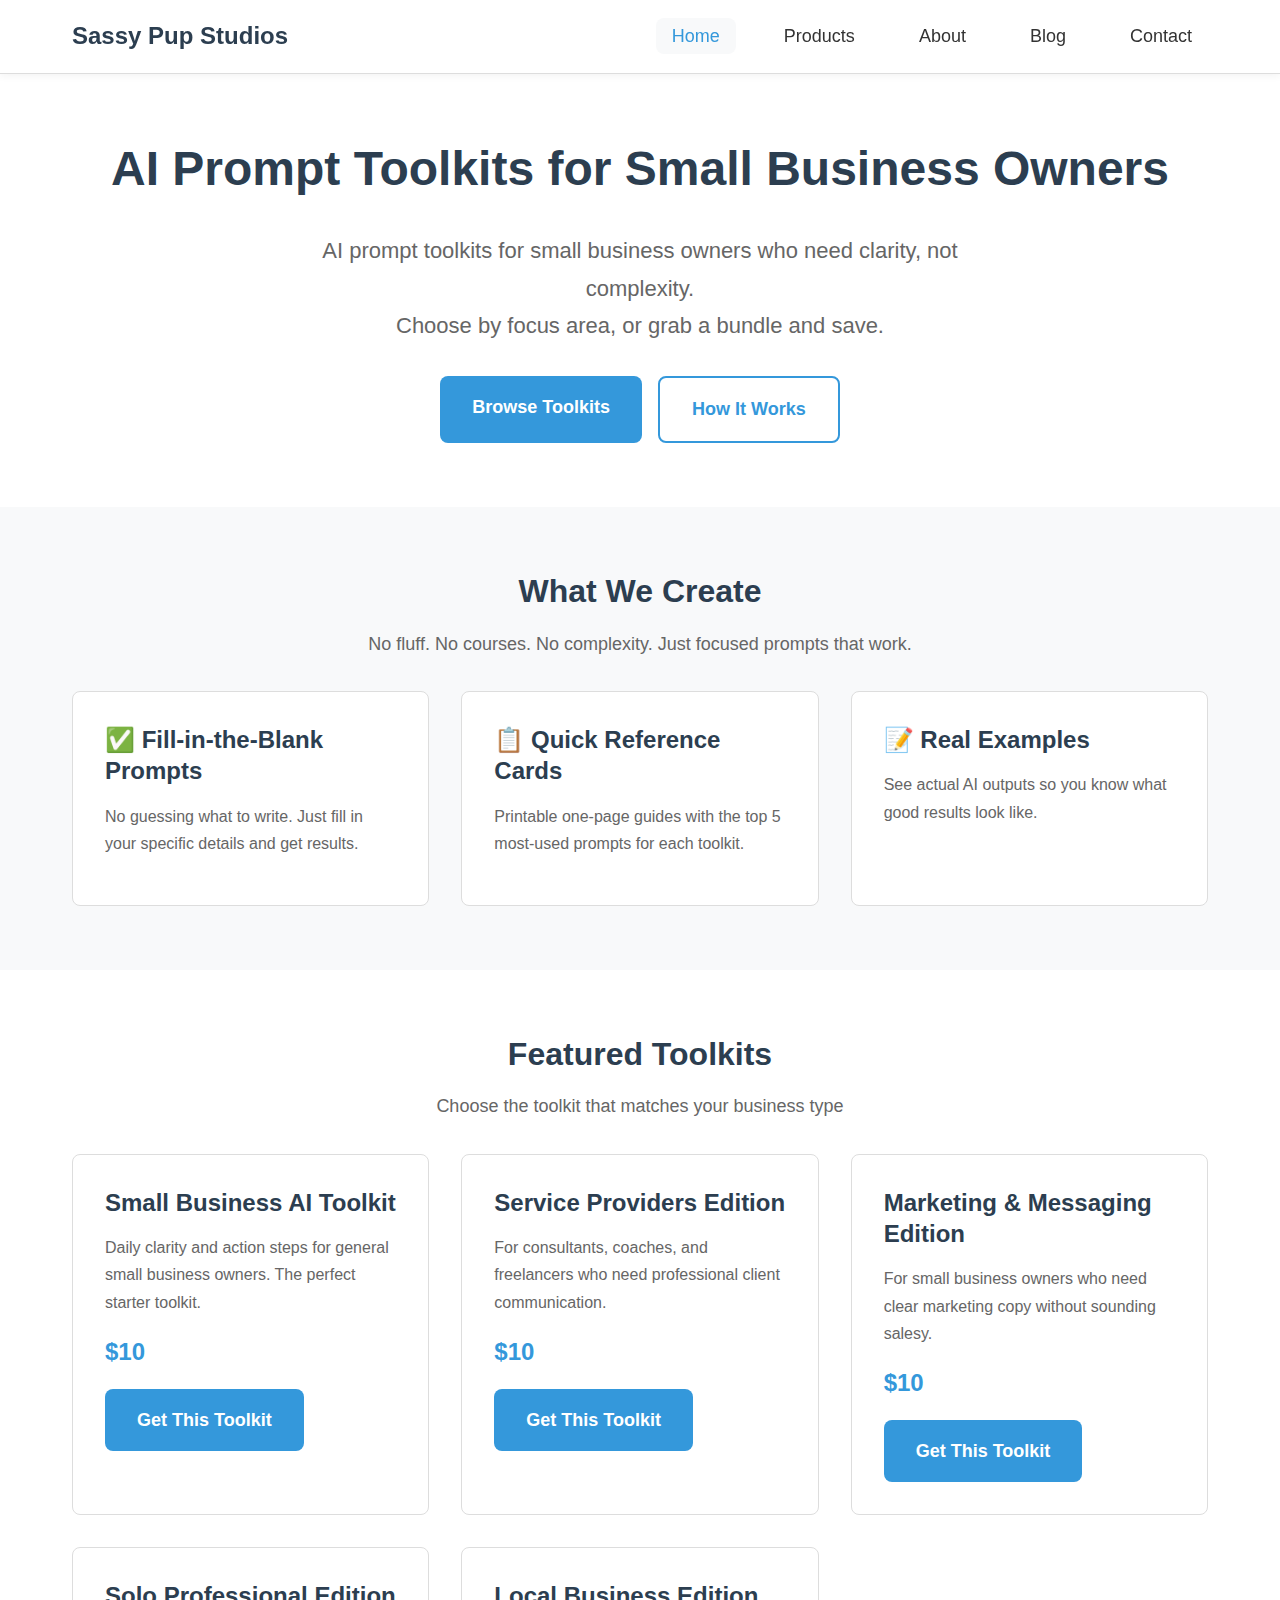
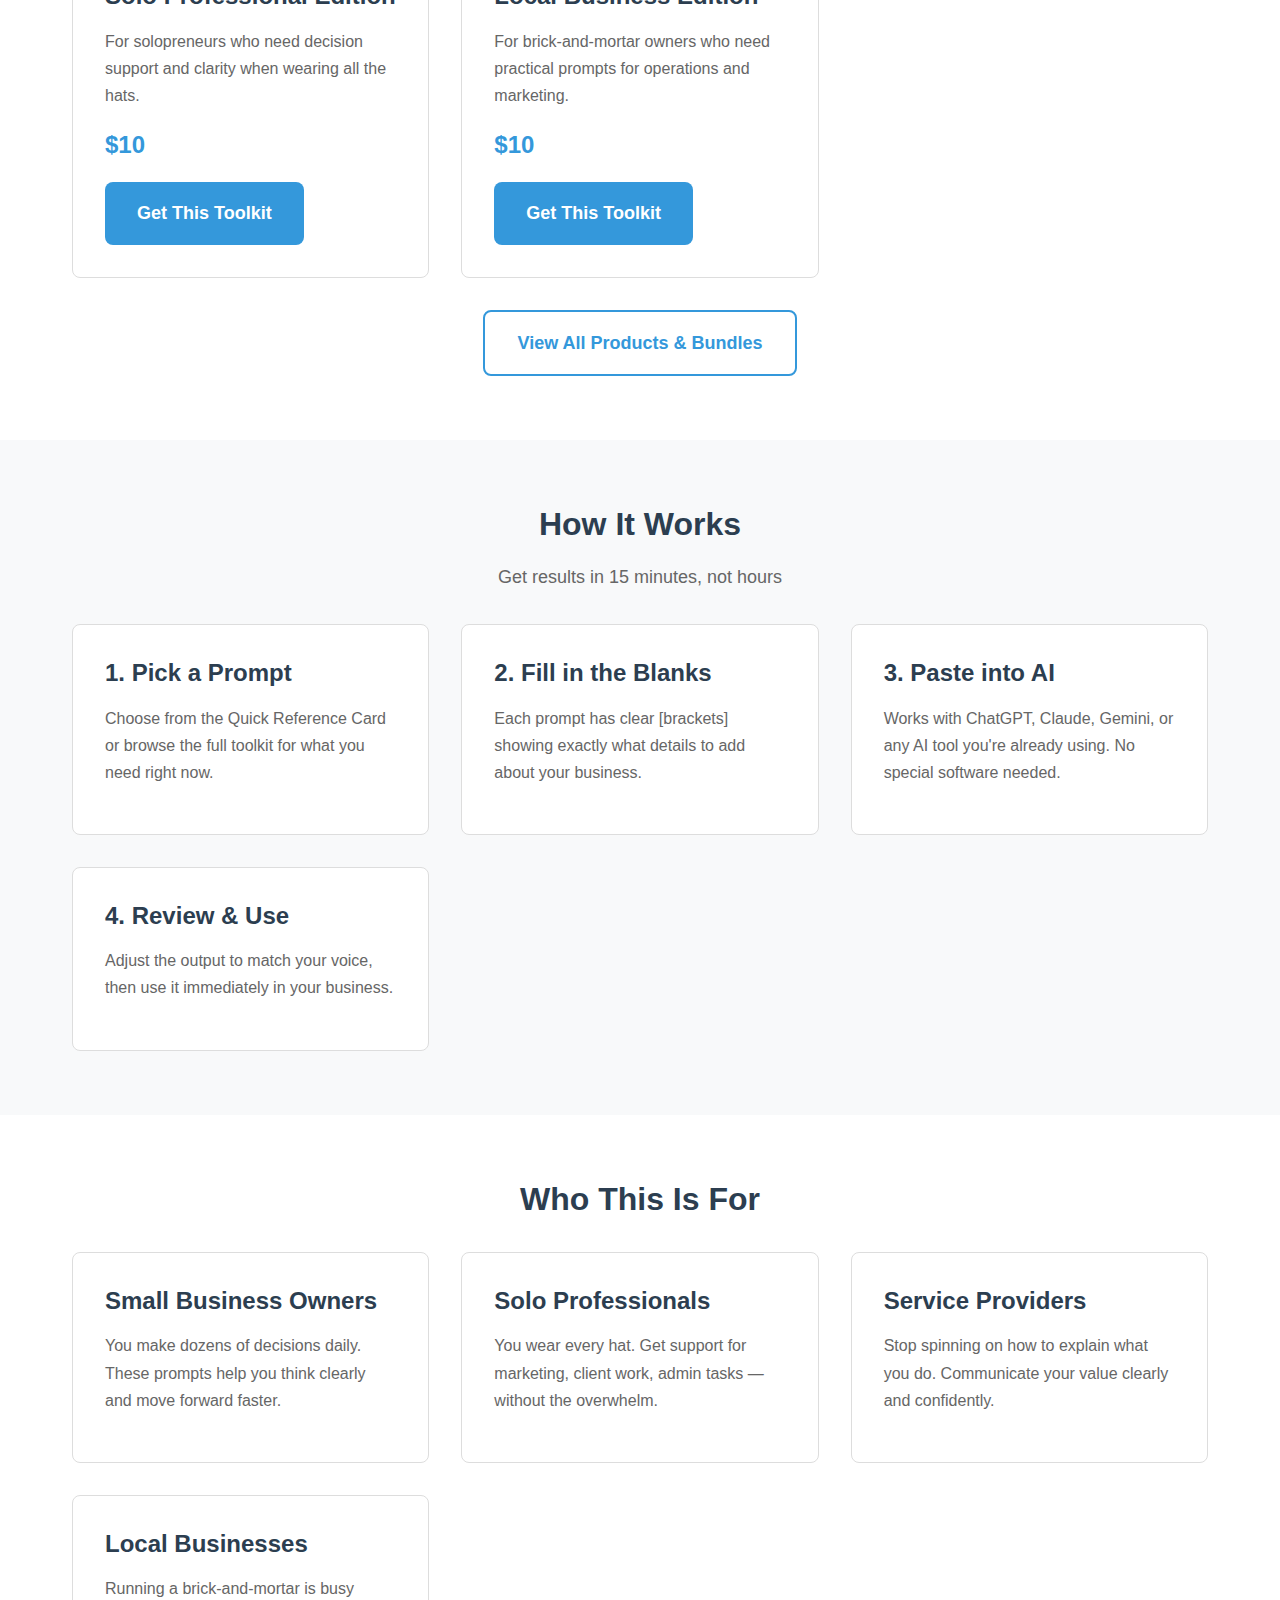
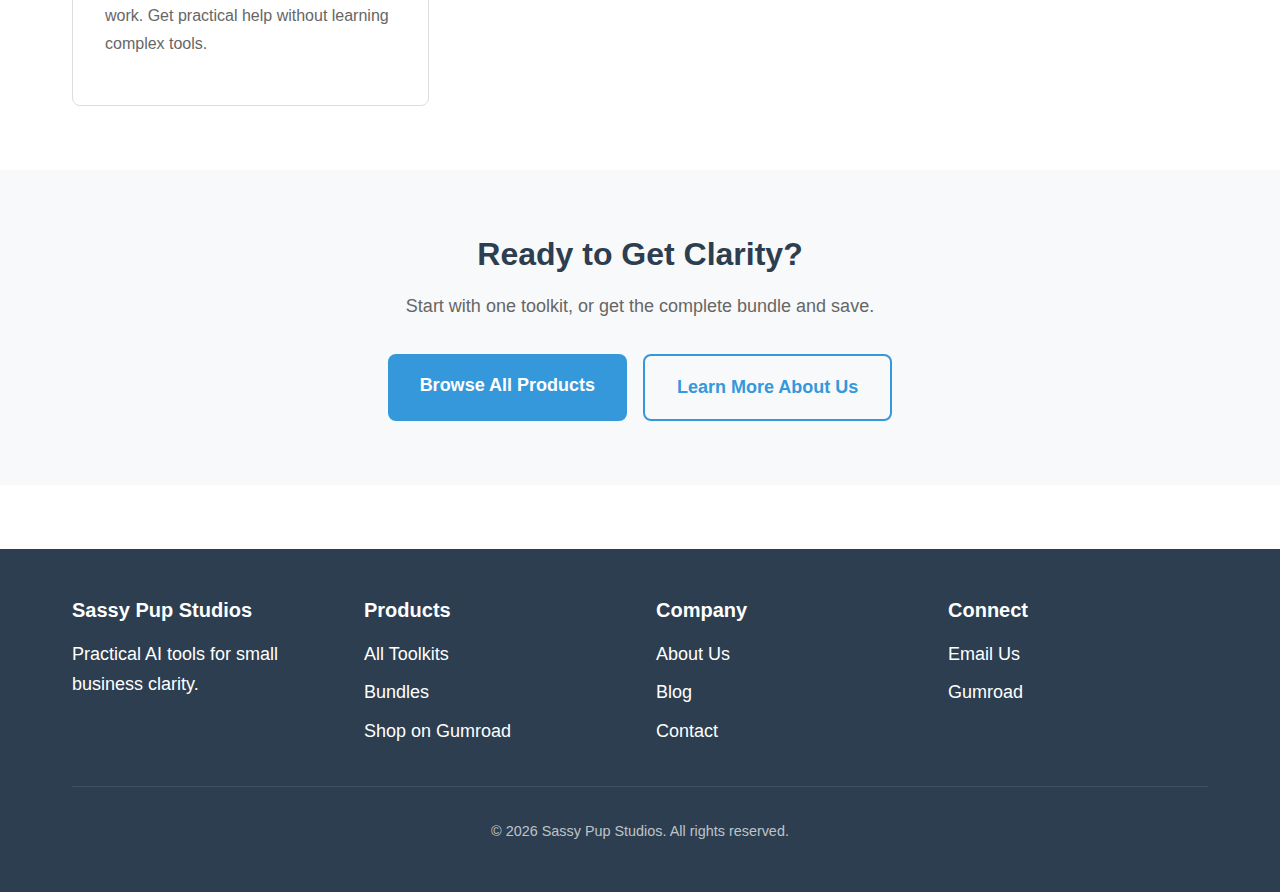
<file: index.html>
<!DOCTYPE html>
<html lang="en">
<head>
    <meta charset="UTF-8">
    <meta name="viewport" content="width=device-width, initial-scale=1.0">

    <!-- Primary Meta Tags -->
    <title>Sassy Pup Studios - AI Prompt Toolkits for Small Business Owners</title>
    <meta name="title" content="Sassy Pup Studios - AI Prompt Toolkits for Small Business Owners">
    <meta name="description" content="AI prompt toolkits for small business owners who need clarity, not complexity. Choose by focus area, or grab a bundle and save. Works with ChatGPT, Claude, and any AI assistant.">
    <meta name="keywords" content="AI prompts, ChatGPT prompts, small business tools, business prompts, AI toolkit, productivity tools, business automation, ChatGPT for business, AI for entrepreneurs">
    <meta name="author" content="Sassy Pup Studios">
    <link rel="canonical" href="https://www.sassypupstudios.com/">

    <!-- Open Graph / Facebook -->
    <meta property="og:type" content="website">
    <meta property="og:url" content="https://www.sassypupstudios.com/">
    <meta property="og:title" content="Sassy Pup Studios - AI Prompt Toolkits for Small Business Owners">
    <meta property="og:description" content="AI prompt toolkits for small business owners who need clarity, not complexity. Choose by focus area, or grab a bundle and save.">
    <meta property="og:site_name" content="Sassy Pup Studios">

    <!-- Twitter -->
    <meta property="twitter:card" content="summary_large_image">
    <meta property="twitter:url" content="https://www.sassypupstudios.com/">
    <meta property="twitter:title" content="Sassy Pup Studios - AI Prompt Toolkits for Small Business Owners">
    <meta property="twitter:description" content="AI prompt toolkits for small business owners who need clarity, not complexity. Choose by focus area, or grab a bundle and save.">

    <!-- Schema.org markup for Google -->
    <script type="application/ld+json">
    {
      "@context": "https://schema.org",
      "@type": "Organization",
      "name": "Sassy Pup Studios",
      "url": "https://www.sassypupstudios.com",
      "logo": "https://www.sassypupstudios.com/images/logo.png",
      "description": "AI prompt toolkits for small business owners who need clarity, not complexity",
      "sameAs": [
        "https://sassypupstudios.gumroad.com"
      ],
      "contactPoint": {
        "@type": "ContactPoint",
        "email": "sassypupstudiosllc@gmail.com",
        "contactType": "Customer Service"
      }
    }
    </script>

    <link rel="stylesheet" href="css/style.css">
</head>
<body>
    <!-- Header & Navigation -->
    <header>
        <div class="container">
            <nav>
                <div class="logo">Sassy Pup Studios</div>
                <div class="menu-toggle" onclick="toggleMenu()">
                    <span></span>
                    <span></span>
                    <span></span>
                </div>
                <ul class="nav-links" id="navLinks">
                    <li><a href="index.html" class="active">Home</a></li>
                    <li><a href="products.html">Products</a></li>
                    <li><a href="about.html">About</a></li>
                    <li><a href="blog.html">Blog</a></li>
                    <li><a href="contact.html">Contact</a></li>
                </ul>
            </nav>
        </div>
    </header>

    <!-- Hero Section -->
    <section class="hero">
        <div class="container">
            <h1>AI Prompt Toolkits for Small Business Owners</h1>
            <p>AI prompt toolkits for small business owners who need clarity, not complexity.<br>Choose by focus area, or grab a bundle and save.</p>
            <div class="btn-group">
                <a href="products.html" class="btn btn-primary">Browse Toolkits</a>
                <a href="#how-it-works" class="btn btn-secondary">How It Works</a>
            </div>
        </div>
    </section>

    <!-- What We Do Section -->
    <section class="section section-bg">
        <div class="container">
            <h2 class="text-center">What We Create</h2>
            <p class="text-center text-light">No fluff. No courses. No complexity. Just focused prompts that work.</p>

            <div class="card-grid">
                <div class="card">
                    <h3>✅ Fill-in-the-Blank Prompts</h3>
                    <p>No guessing what to write. Just fill in your specific details and get results.</p>
                </div>
                <div class="card">
                    <h3>📋 Quick Reference Cards</h3>
                    <p>Printable one-page guides with the top 5 most-used prompts for each toolkit.</p>
                </div>
                <div class="card">
                    <h3>📝 Real Examples</h3>
                    <p>See actual AI outputs so you know what good results look like.</p>
                </div>
            </div>
        </div>
    </section>

    <!-- Featured Products Section -->
    <section class="section">
        <div class="container">
            <h2 class="text-center">Featured Toolkits</h2>
            <p class="text-center text-light mb-2">Choose the toolkit that matches your business type</p>

            <div class="card-grid">
                <div class="card">
                    <h3>Small Business AI Toolkit</h3>
                    <p>Daily clarity and action steps for general small business owners. The perfect starter toolkit.</p>
                    <div class="price">$10</div>
                    <a href="https://sassypupstudios.gumroad.com/l/hrmjlb" class="btn btn-primary" target="_blank">Get This Toolkit</a>
                </div>

                <div class="card">
                    <h3>Service Providers Edition</h3>
                    <p>For consultants, coaches, and freelancers who need professional client communication.</p>
                    <div class="price">$10</div>
                    <a href="https://sassypupstudios.gumroad.com/l/obtpsi" class="btn btn-primary" target="_blank">Get This Toolkit</a>
                </div>

                <div class="card">
                    <h3>Marketing & Messaging Edition</h3>
                    <p>For small business owners who need clear marketing copy without sounding salesy.</p>
                    <div class="price">$10</div>
                    <a href="https://sassypupstudios.gumroad.com/l/jbjlh" class="btn btn-primary" target="_blank">Get This Toolkit</a>
                </div>

                <div class="card">
                    <h3>Solo Professional Edition</h3>
                    <p>For solopreneurs who need decision support and clarity when wearing all the hats.</p>
                    <div class="price">$10</div>
                    <a href="https://sassypupstudios.gumroad.com/l/rlbmly" class="btn btn-primary" target="_blank">Get This Toolkit</a>
                </div>

                <div class="card">
                    <h3>Local Business Edition</h3>
                    <p>For brick-and-mortar owners who need practical prompts for operations and marketing.</p>
                    <div class="price">$10</div>
                    <a href="https://sassypupstudios.gumroad.com/l/goqnh" class="btn btn-primary" target="_blank">Get This Toolkit</a>
                </div>
            </div>

            <div class="text-center mt-2">
                <a href="products.html" class="btn btn-secondary">View All Products & Bundles</a>
            </div>
        </div>
    </section>

    <!-- How It Works Section -->
    <section class="section section-bg" id="how-it-works">
        <div class="container">
            <h2 class="text-center">How It Works</h2>
            <p class="text-center text-light mb-2">Get results in 15 minutes, not hours</p>

            <div class="card-grid">
                <div class="card">
                    <h3>1. Pick a Prompt</h3>
                    <p>Choose from the Quick Reference Card or browse the full toolkit for what you need right now.</p>
                </div>
                <div class="card">
                    <h3>2. Fill in the Blanks</h3>
                    <p>Each prompt has clear [brackets] showing exactly what details to add about your business.</p>
                </div>
                <div class="card">
                    <h3>3. Paste into AI</h3>
                    <p>Works with ChatGPT, Claude, Gemini, or any AI tool you're already using. No special software needed.</p>
                </div>
                <div class="card">
                    <h3>4. Review & Use</h3>
                    <p>Adjust the output to match your voice, then use it immediately in your business.</p>
                </div>
            </div>
        </div>
    </section>

    <!-- Who It's For Section -->
    <section class="section">
        <div class="container">
            <h2 class="text-center">Who This Is For</h2>

            <div class="card-grid">
                <div class="card">
                    <h3>Small Business Owners</h3>
                    <p>You make dozens of decisions daily. These prompts help you think clearly and move forward faster.</p>
                </div>
                <div class="card">
                    <h3>Solo Professionals</h3>
                    <p>You wear every hat. Get support for marketing, client work, admin tasks — without the overwhelm.</p>
                </div>
                <div class="card">
                    <h3>Service Providers</h3>
                    <p>Stop spinning on how to explain what you do. Communicate your value clearly and confidently.</p>
                </div>
                <div class="card">
                    <h3>Local Businesses</h3>
                    <p>Running a brick-and-mortar is busy work. Get practical help without learning complex tools.</p>
                </div>
            </div>
        </div>
    </section>

    <!-- CTA Section -->
    <section class="section section-bg">
        <div class="container text-center">
            <h2>Ready to Get Clarity?</h2>
            <p class="text-light">Start with one toolkit, or get the complete bundle and save.</p>
            <div class="btn-group mt-2">
                <a href="products.html" class="btn btn-primary">Browse All Products</a>
                <a href="about.html" class="btn btn-secondary">Learn More About Us</a>
            </div>
        </div>
    </section>

    <!-- Footer -->
    <footer>
        <div class="container">
            <div class="footer-content">
                <div class="footer-section">
                    <h4>Sassy Pup Studios</h4>
                    <p>Practical AI tools for small business clarity.</p>
                </div>
                <div class="footer-section">
                    <h4>Products</h4>
                    <ul>
                        <li><a href="products.html">All Toolkits</a></li>
                        <li><a href="products.html#bundles">Bundles</a></li>
                        <li><a href="https://sassypupstudios.gumroad.com" target="_blank">Shop on Gumroad</a></li>
                    </ul>
                </div>
                <div class="footer-section">
                    <h4>Company</h4>
                    <ul>
                        <li><a href="about.html">About Us</a></li>
                        <li><a href="blog.html">Blog</a></li>
                        <li><a href="contact.html">Contact</a></li>
                    </ul>
                </div>
                <div class="footer-section">
                    <h4>Connect</h4>
                    <ul>
                        <li><a href="mailto:sassypupstudiosllc@gmail.com">Email Us</a></li>
                        <li><a href="https://sassypupstudios.gumroad.com" target="_blank">Gumroad</a></li>
                    </ul>
                </div>
            </div>
            <div class="footer-bottom">
                <p>&copy; 2026 Sassy Pup Studios. All rights reserved.</p>
            </div>
        </div>
    </footer>

    <!-- JavaScript for mobile menu -->
    <script src="js/main.js"></script>
</body>
</html>
</file>
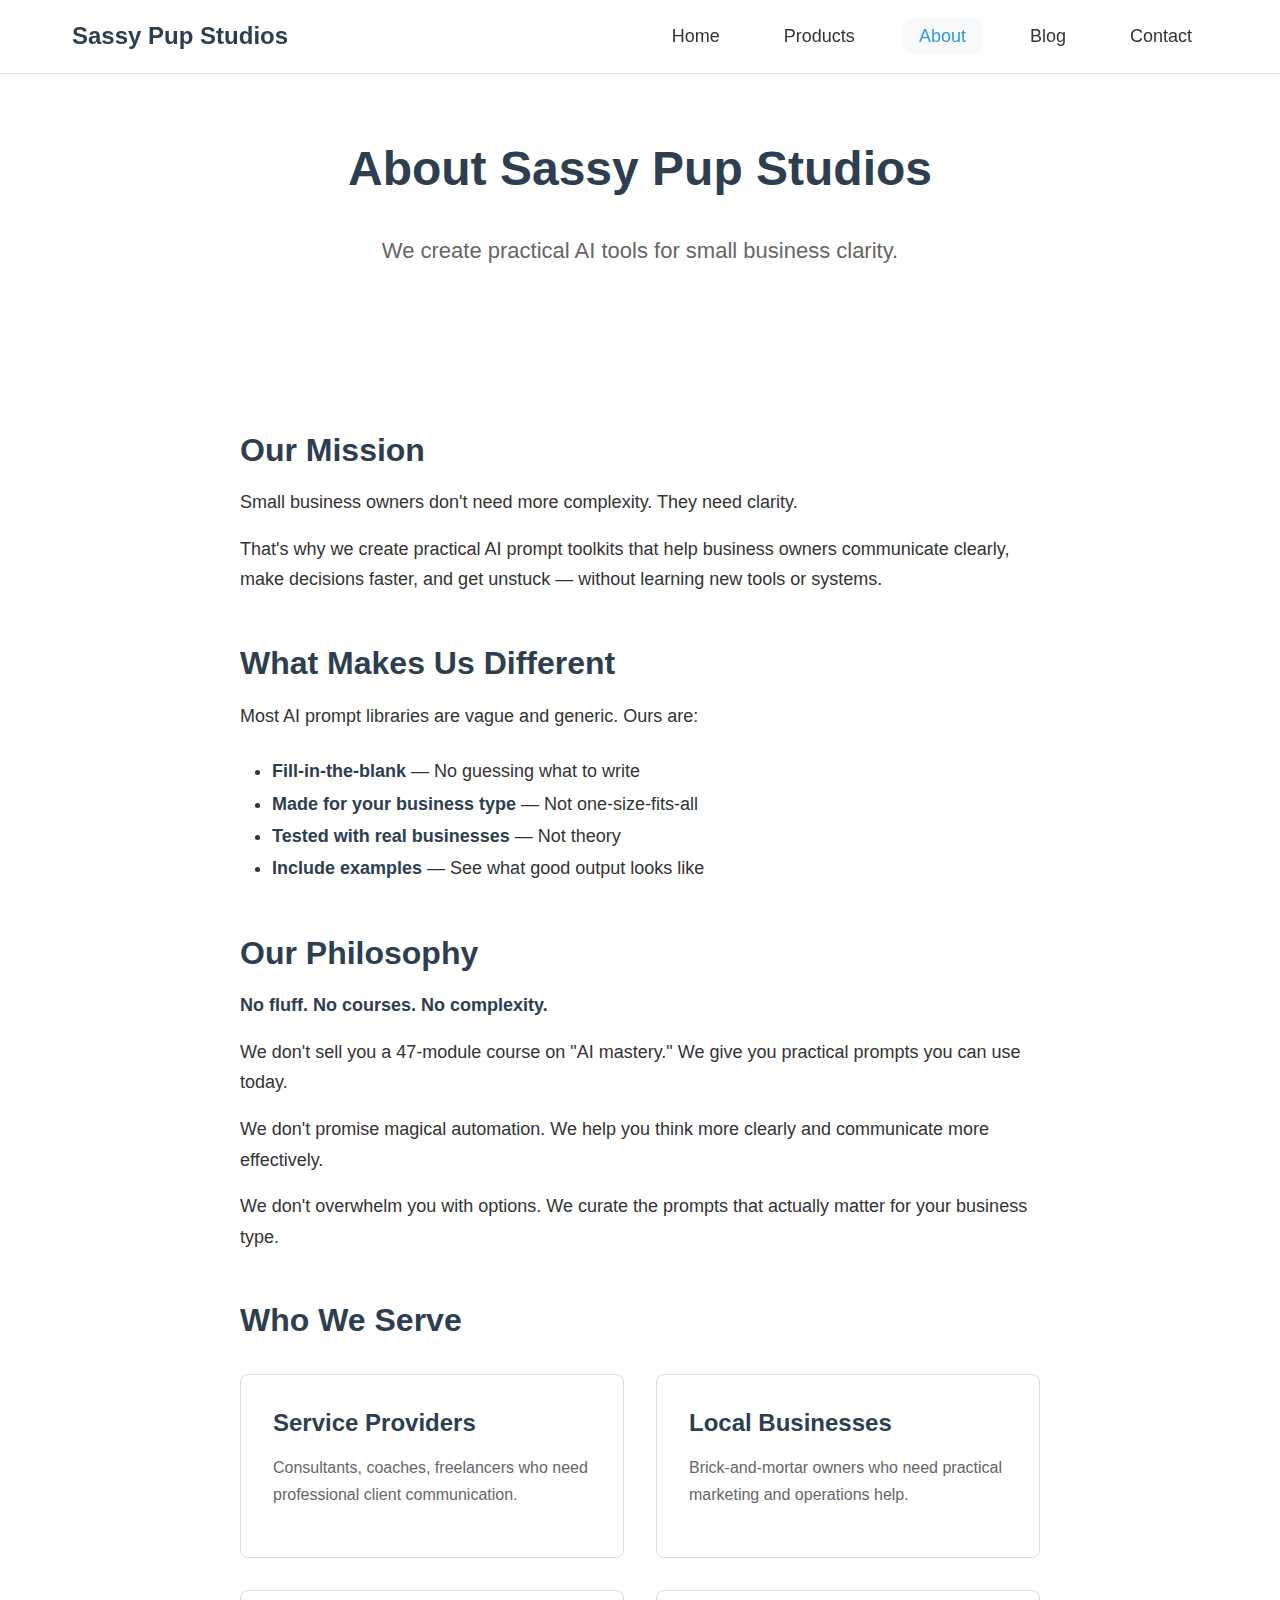
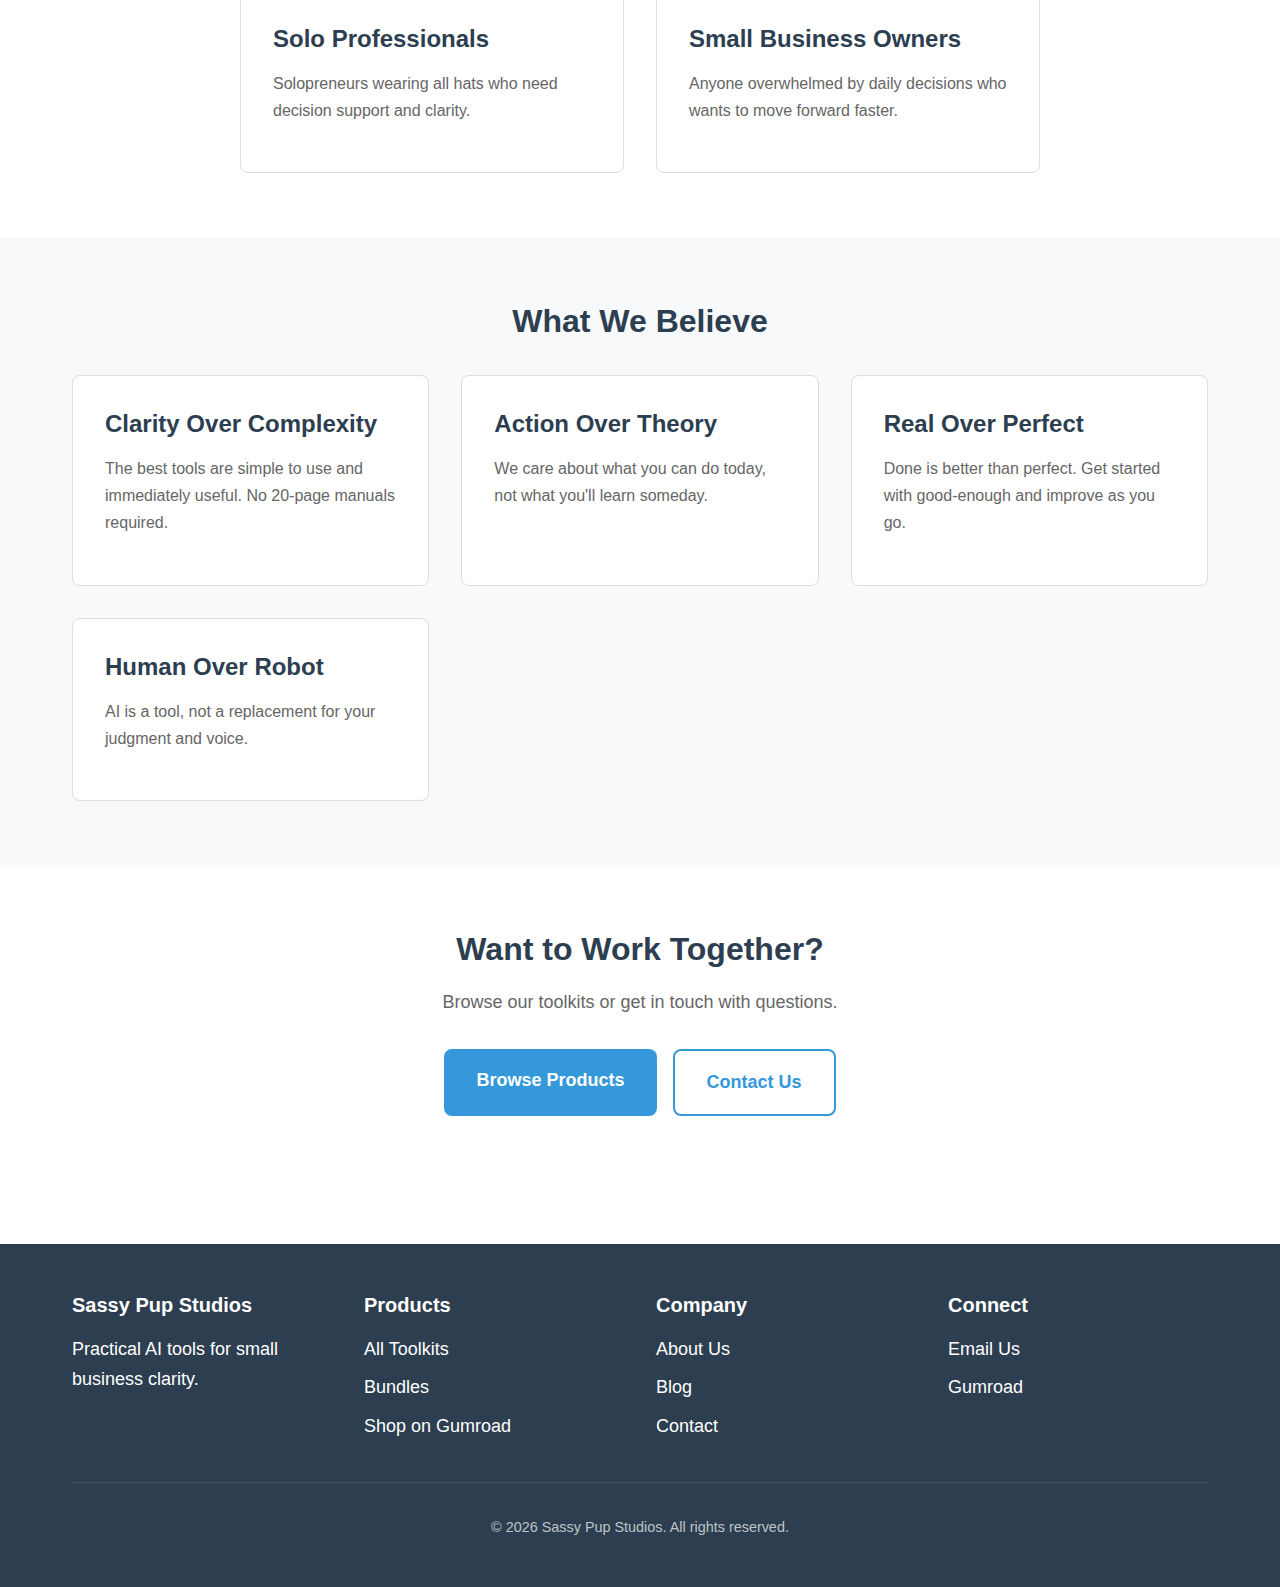
<file: about.html>
<!DOCTYPE html>
<html lang="en">
<head>
    <meta charset="UTF-8">
    <meta name="viewport" content="width=device-width, initial-scale=1.0">

    <!-- Primary Meta Tags -->
    <title>About Us - Sassy Pup Studios</title>
    <meta name="title" content="About Us - Sassy Pup Studios">
    <meta name="description" content="Learn about Sassy Pup Studios and our mission to help small businesses with practical AI tools. No fluff, no complexity - just clarity.">
    <meta name="keywords" content="Sassy Pup Studios, AI tools small business, ChatGPT for business, about us">
    <meta name="author" content="Sassy Pup Studios">
    <link rel="canonical" href="https://www.sassypupstudios.com/about.html">

    <!-- Open Graph / Facebook -->
    <meta property="og:type" content="website">
    <meta property="og:url" content="https://www.sassypupstudios.com/about.html">
    <meta property="og:title" content="About Us - Sassy Pup Studios">
    <meta property="og:description" content="Learn about Sassy Pup Studios and our mission to help small businesses with practical AI tools.">
    <meta property="og:site_name" content="Sassy Pup Studios">

    <!-- Twitter -->
    <meta property="twitter:card" content="summary">
    <meta property="twitter:url" content="https://www.sassypupstudios.com/about.html">
    <meta property="twitter:title" content="About Us - Sassy Pup Studios">
    <meta property="twitter:description" content="Learn about Sassy Pup Studios and our mission to help small businesses with practical AI tools.">

    <link rel="stylesheet" href="css/style.css">
</head>
<body>
    <!-- Header & Navigation -->
    <header>
        <div class="container">
            <nav>
                <div class="logo">Sassy Pup Studios</div>
                <div class="menu-toggle" onclick="toggleMenu()">
                    <span></span>
                    <span></span>
                    <span></span>
                </div>
                <ul class="nav-links" id="navLinks">
                    <li><a href="index.html">Home</a></li>
                    <li><a href="products.html">Products</a></li>
                    <li><a href="about.html" class="active">About</a></li>
                    <li><a href="blog.html">Blog</a></li>
                    <li><a href="contact.html">Contact</a></li>
                </ul>
            </nav>
        </div>
    </header>

    <!-- Page Hero -->
    <section class="hero">
        <div class="container">
            <h1>About Sassy Pup Studios</h1>
            <p>We create practical AI tools for small business clarity.</p>
        </div>
    </section>

    <!-- Our Story Section -->
    <section class="section">
        <div class="container">
            <div style="max-width: 800px; margin: 0 auto;">
                <h2>Our Mission</h2>
                <p>Small business owners don't need more complexity. They need clarity.</p>
                <p>That's why we create practical AI prompt toolkits that help business owners communicate clearly, make decisions faster, and get unstuck — without learning new tools or systems.</p>

                <h2 style="margin-top: 3rem;">What Makes Us Different</h2>
                <p>Most AI prompt libraries are vague and generic. Ours are:</p>
                <ul style="margin: 1.5rem 0; padding-left: 2rem; line-height: 1.8;">
                    <li><strong>Fill-in-the-blank</strong> — No guessing what to write</li>
                    <li><strong>Made for your business type</strong> — Not one-size-fits-all</li>
                    <li><strong>Tested with real businesses</strong> — Not theory</li>
                    <li><strong>Include examples</strong> — See what good output looks like</li>
                </ul>

                <h2 style="margin-top: 3rem;">Our Philosophy</h2>
                <p><strong>No fluff. No courses. No complexity.</strong></p>
                <p>We don't sell you a 47-module course on "AI mastery." We give you practical prompts you can use today.</p>
                <p>We don't promise magical automation. We help you think more clearly and communicate more effectively.</p>
                <p>We don't overwhelm you with options. We curate the prompts that actually matter for your business type.</p>

                <h2 style="margin-top: 3rem;">Who We Serve</h2>
                <div class="card-grid" style="margin-top: 2rem;">
                    <div class="card">
                        <h3>Service Providers</h3>
                        <p>Consultants, coaches, freelancers who need professional client communication.</p>
                    </div>
                    <div class="card">
                        <h3>Local Businesses</h3>
                        <p>Brick-and-mortar owners who need practical marketing and operations help.</p>
                    </div>
                    <div class="card">
                        <h3>Solo Professionals</h3>
                        <p>Solopreneurs wearing all hats who need decision support and clarity.</p>
                    </div>
                    <div class="card">
                        <h3>Small Business Owners</h3>
                        <p>Anyone overwhelmed by daily decisions who wants to move forward faster.</p>
                    </div>
                </div>
            </div>
        </div>
    </section>

    <!-- Values Section -->
    <section class="section section-bg">
        <div class="container">
            <h2 class="text-center">What We Believe</h2>
            <div class="card-grid">
                <div class="card">
                    <h3>Clarity Over Complexity</h3>
                    <p>The best tools are simple to use and immediately useful. No 20-page manuals required.</p>
                </div>
                <div class="card">
                    <h3>Action Over Theory</h3>
                    <p>We care about what you can do today, not what you'll learn someday.</p>
                </div>
                <div class="card">
                    <h3>Real Over Perfect</h3>
                    <p>Done is better than perfect. Get started with good-enough and improve as you go.</p>
                </div>
                <div class="card">
                    <h3>Human Over Robot</h3>
                    <p>AI is a tool, not a replacement for your judgment and voice.</p>
                </div>
            </div>
        </div>
    </section>

    <!-- CTA Section -->
    <section class="section">
        <div class="container text-center">
            <h2>Want to Work Together?</h2>
            <p class="text-light">Browse our toolkits or get in touch with questions.</p>
            <div class="btn-group mt-2">
                <a href="products.html" class="btn btn-primary">Browse Products</a>
                <a href="contact.html" class="btn btn-secondary">Contact Us</a>
            </div>
        </div>
    </section>

    <!-- Footer -->
    <footer>
        <div class="container">
            <div class="footer-content">
                <div class="footer-section">
                    <h4>Sassy Pup Studios</h4>
                    <p>Practical AI tools for small business clarity.</p>
                </div>
                <div class="footer-section">
                    <h4>Products</h4>
                    <ul>
                        <li><a href="products.html">All Toolkits</a></li>
                        <li><a href="products.html#bundles">Bundles</a></li>
                        <li><a href="https://sassypupstudios.gumroad.com" target="_blank">Shop on Gumroad</a></li>
                    </ul>
                </div>
                <div class="footer-section">
                    <h4>Company</h4>
                    <ul>
                        <li><a href="about.html">About Us</a></li>
                        <li><a href="blog.html">Blog</a></li>
                        <li><a href="contact.html">Contact</a></li>
                    </ul>
                </div>
                <div class="footer-section">
                    <h4>Connect</h4>
                    <ul>
                        <li><a href="mailto:sassypupstudiosllc@gmail.com">Email Us</a></li>
                        <li><a href="https://sassypupstudios.gumroad.com" target="_blank">Gumroad</a></li>
                    </ul>
                </div>
            </div>
            <div class="footer-bottom">
                <p>&copy; 2026 Sassy Pup Studios. All rights reserved.</p>
            </div>
        </div>
    </footer>

    <!-- JavaScript -->
    <script src="js/main.js"></script>
</body>
</html>
</file>
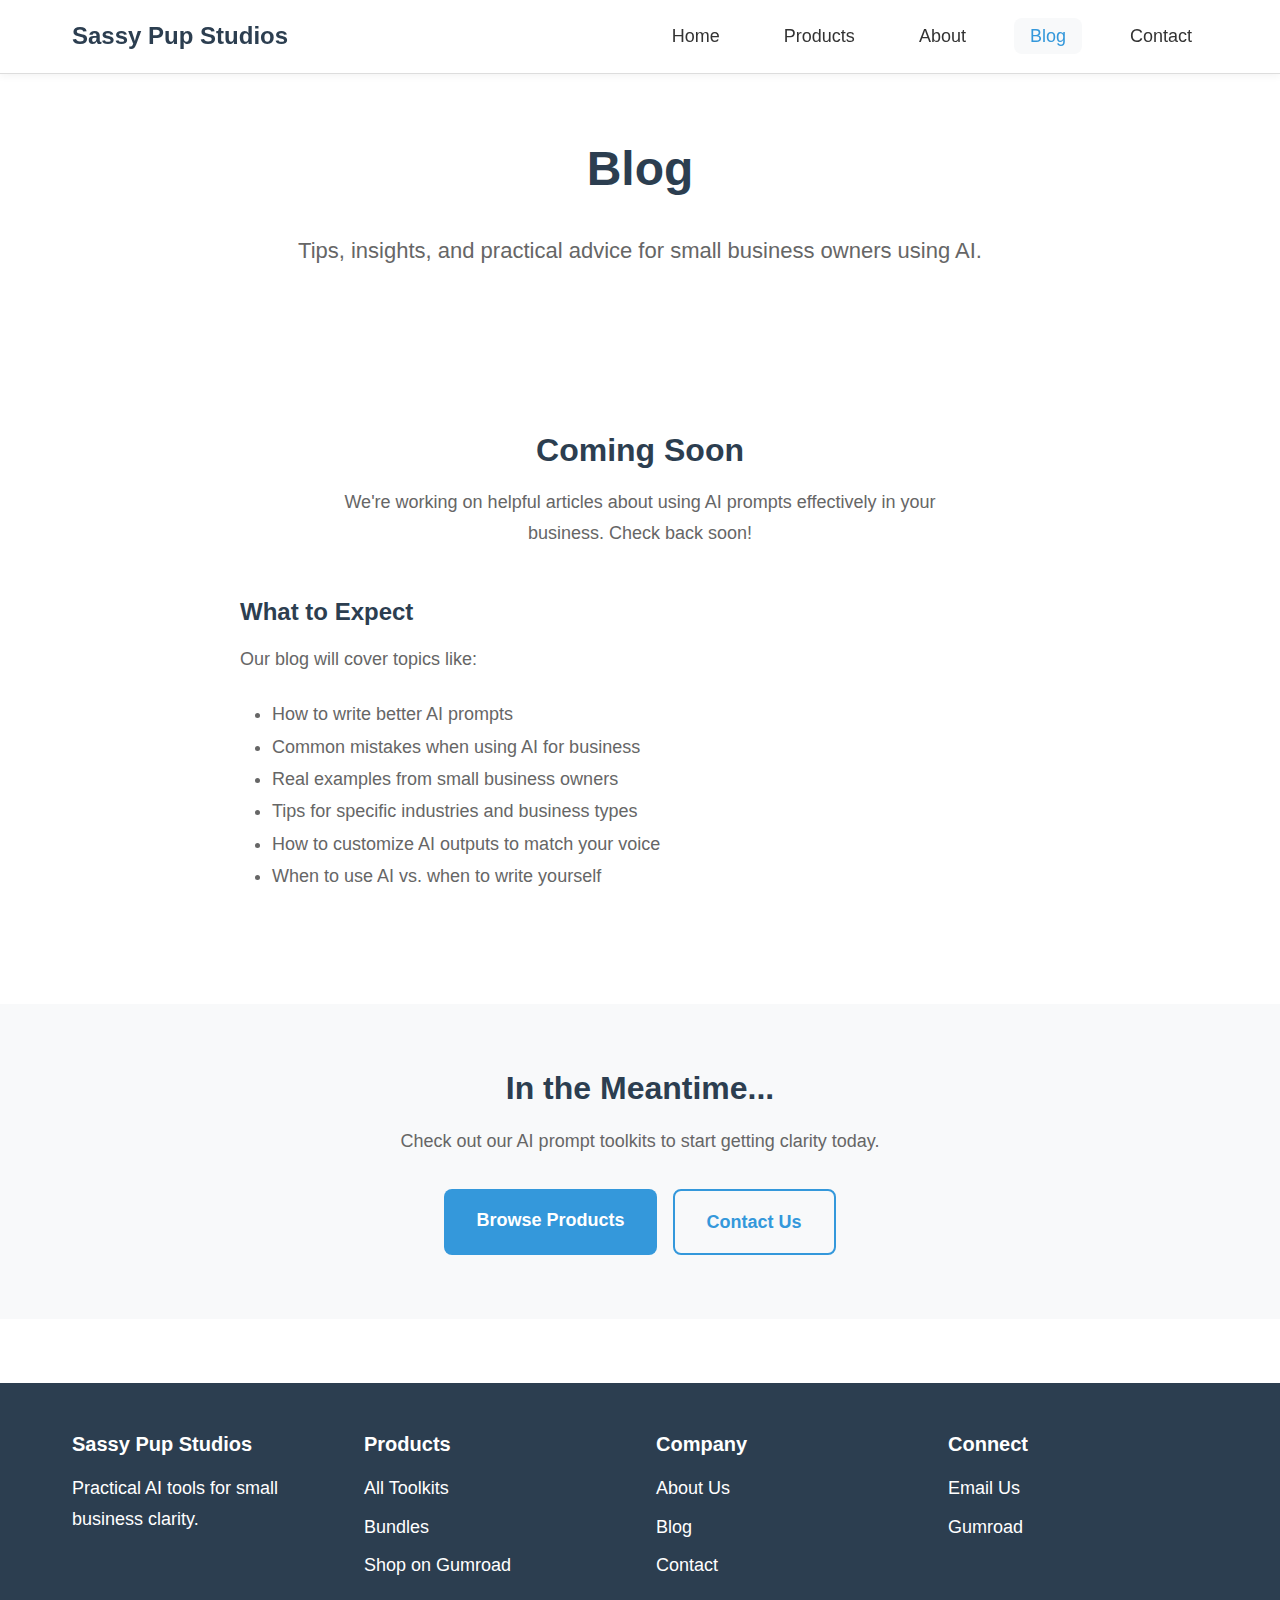
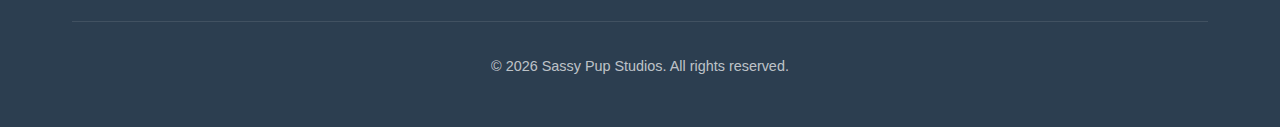
<file: blog.html>
<!DOCTYPE html>
<html lang="en">
<head>
    <meta charset="UTF-8">
    <meta name="viewport" content="width=device-width, initial-scale=1.0">

    <!-- Primary Meta Tags -->
    <title>Blog - AI Tips for Small Business | Sassy Pup Studios</title>
    <meta name="title" content="Blog - AI Tips for Small Business | Sassy Pup Studios">
    <meta name="description" content="Articles and tips on using AI for small business clarity. ChatGPT guides, prompt strategies, and practical AI advice.">
    <meta name="keywords" content="AI tips, ChatGPT tips, small business AI blog, AI prompts guide, business automation tips">
    <meta name="author" content="Sassy Pup Studios">
    <link rel="canonical" href="https://www.sassypupstudios.com/blog.html">

    <!-- Open Graph / Facebook -->
    <meta property="og:type" content="website">
    <meta property="og:url" content="https://www.sassypupstudios.com/blog.html">
    <meta property="og:title" content="Blog - AI Tips for Small Business | Sassy Pup Studios">
    <meta property="og:description" content="Articles and tips on using AI for small business clarity.">
    <meta property="og:site_name" content="Sassy Pup Studios">

    <!-- Twitter -->
    <meta property="twitter:card" content="summary">
    <meta property="twitter:url" content="https://www.sassypupstudios.com/blog.html">
    <meta property="twitter:title" content="Blog - AI Tips for Small Business | Sassy Pup Studios">
    <meta property="twitter:description" content="Articles and tips on using AI for small business clarity.">

    <link rel="stylesheet" href="css/style.css">
</head>
<body>
    <!-- Header & Navigation -->
    <header>
        <div class="container">
            <nav>
                <div class="logo">Sassy Pup Studios</div>
                <div class="menu-toggle" onclick="toggleMenu()">
                    <span></span>
                    <span></span>
                    <span></span>
                </div>
                <ul class="nav-links" id="navLinks">
                    <li><a href="index.html">Home</a></li>
                    <li><a href="products.html">Products</a></li>
                    <li><a href="about.html">About</a></li>
                    <li><a href="blog.html" class="active">Blog</a></li>
                    <li><a href="contact.html">Contact</a></li>
                </ul>
            </nav>
        </div>
    </header>

    <!-- Page Hero -->
    <section class="hero">
        <div class="container">
            <h1>Blog</h1>
            <p>Tips, insights, and practical advice for small business owners using AI.</p>
        </div>
    </section>

    <!-- Blog Posts Section -->
    <section class="section">
        <div class="container">
            <h2 class="text-center">Coming Soon</h2>
            <p class="text-center text-light" style="max-width: 600px; margin: 0 auto;">
                We're working on helpful articles about using AI prompts effectively in your business. Check back soon!
            </p>

            <!-- Placeholder for future blog posts -->
            <div style="max-width: 800px; margin: 3rem auto;">
                <h3>What to Expect</h3>
                <p class="text-light">Our blog will cover topics like:</p>
                <ul style="margin: 1.5rem 0; padding-left: 2rem; line-height: 1.8; color: var(--text-light);">
                    <li>How to write better AI prompts</li>
                    <li>Common mistakes when using AI for business</li>
                    <li>Real examples from small business owners</li>
                    <li>Tips for specific industries and business types</li>
                    <li>How to customize AI outputs to match your voice</li>
                    <li>When to use AI vs. when to write yourself</li>
                </ul>
            </div>
        </div>
    </section>

    <!-- CTA Section -->
    <section class="section section-bg">
        <div class="container text-center">
            <h2>In the Meantime...</h2>
            <p class="text-light">Check out our AI prompt toolkits to start getting clarity today.</p>
            <div class="btn-group mt-2">
                <a href="products.html" class="btn btn-primary">Browse Products</a>
                <a href="contact.html" class="btn btn-secondary">Contact Us</a>
            </div>
        </div>
    </section>

    <!-- Footer -->
    <footer>
        <div class="container">
            <div class="footer-content">
                <div class="footer-section">
                    <h4>Sassy Pup Studios</h4>
                    <p>Practical AI tools for small business clarity.</p>
                </div>
                <div class="footer-section">
                    <h4>Products</h4>
                    <ul>
                        <li><a href="products.html">All Toolkits</a></li>
                        <li><a href="products.html#bundles">Bundles</a></li>
                        <li><a href="https://sassypupstudios.gumroad.com" target="_blank">Shop on Gumroad</a></li>
                    </ul>
                </div>
                <div class="footer-section">
                    <h4>Company</h4>
                    <ul>
                        <li><a href="about.html">About Us</a></li>
                        <li><a href="blog.html">Blog</a></li>
                        <li><a href="contact.html">Contact</a></li>
                    </ul>
                </div>
                <div class="footer-section">
                    <h4>Connect</h4>
                    <ul>
                        <li><a href="mailto:sassypupstudiosllc@gmail.com">Email Us</a></li>
                        <li><a href="https://sassypupstudios.gumroad.com" target="_blank">Gumroad</a></li>
                    </ul>
                </div>
            </div>
            <div class="footer-bottom">
                <p>&copy; 2026 Sassy Pup Studios. All rights reserved.</p>
            </div>
        </div>
    </footer>

    <!-- JavaScript -->
    <script src="js/main.js"></script>
</body>
</html>
</file>
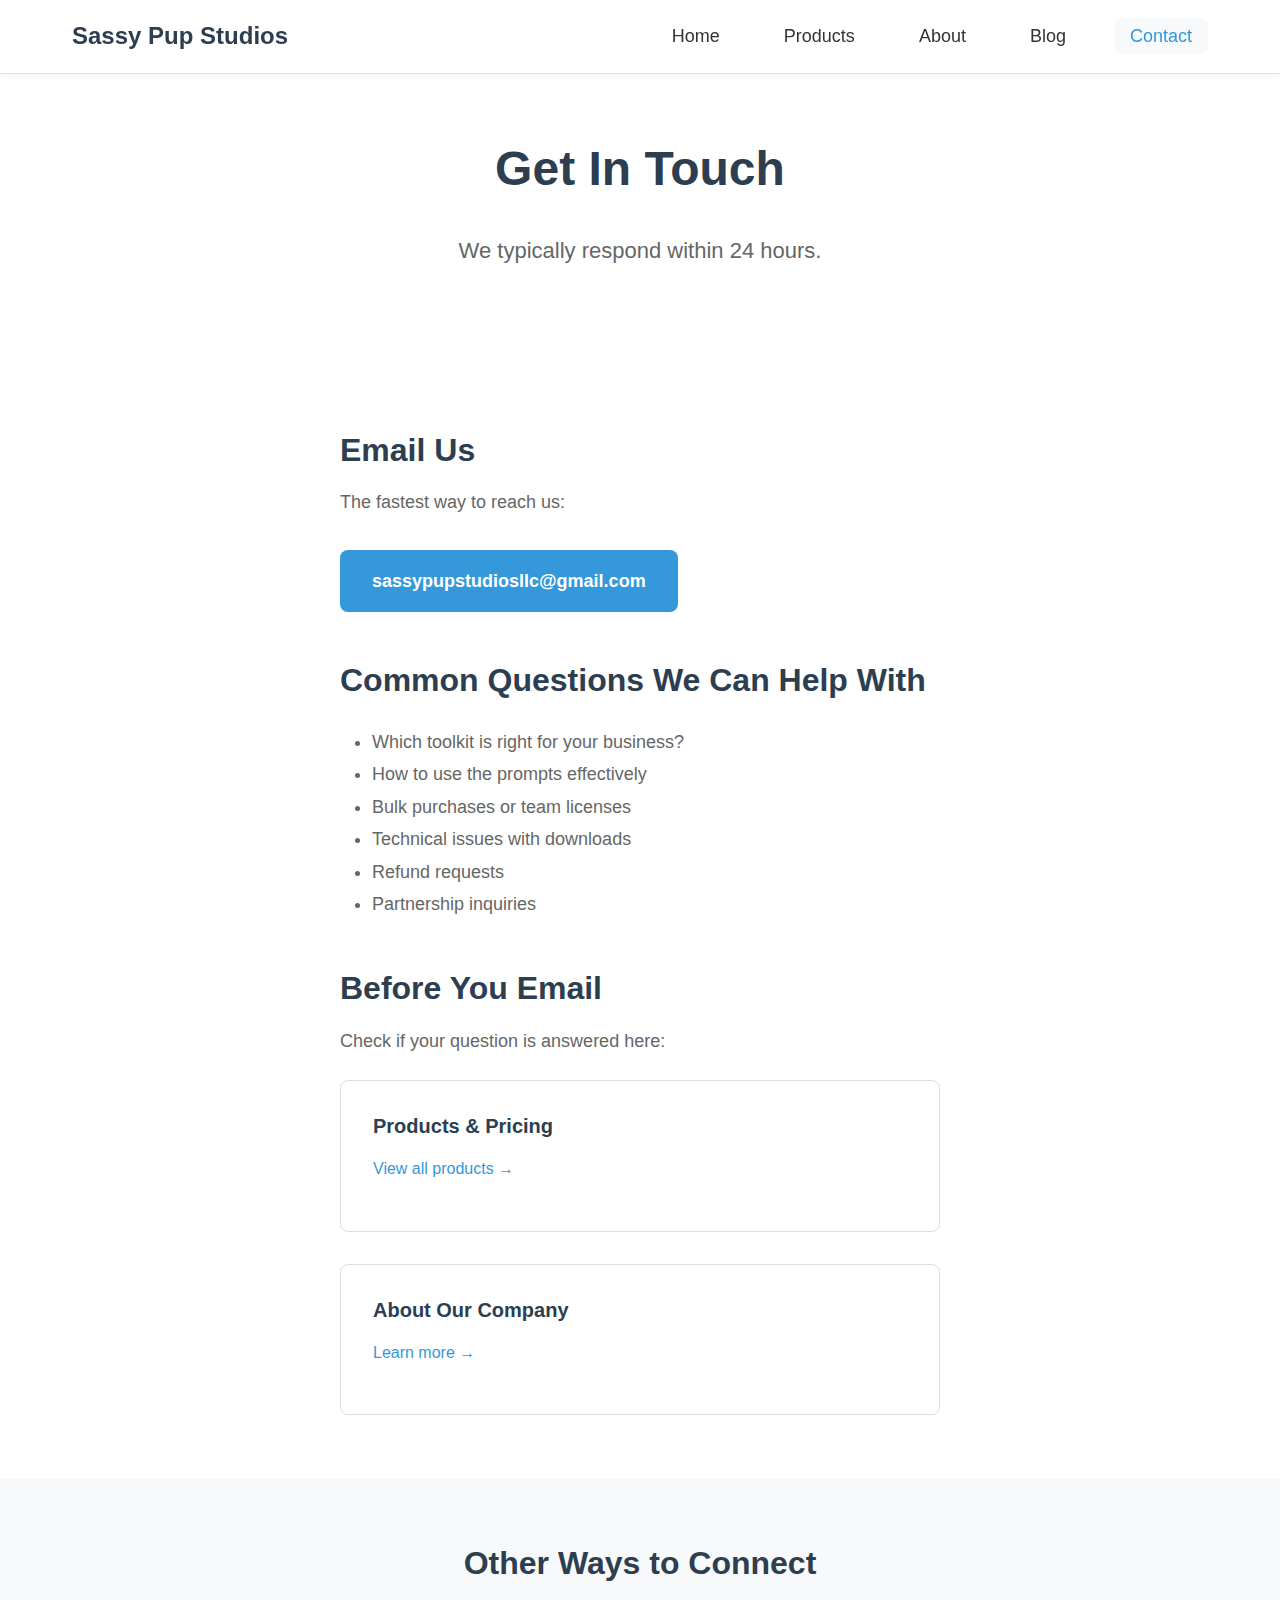
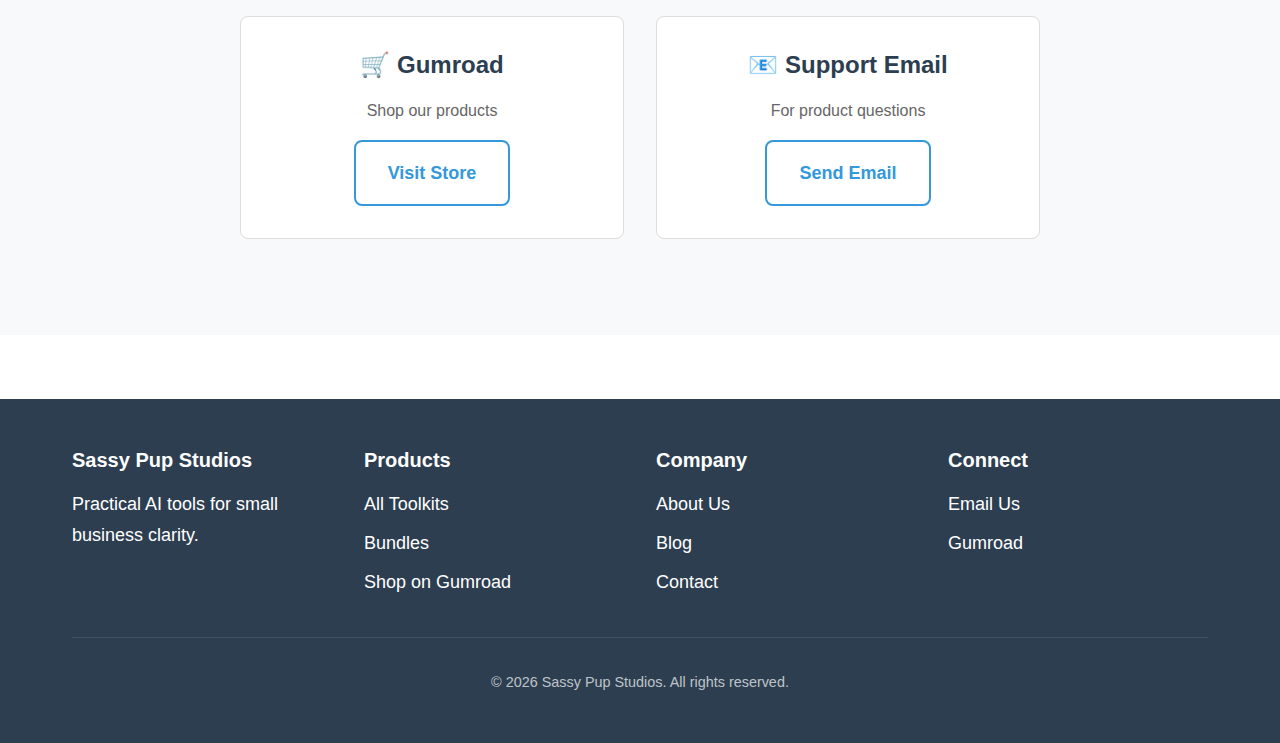
<file: contact.html>
<!DOCTYPE html>
<html lang="en">
<head>
    <meta charset="UTF-8">
    <meta name="viewport" content="width=device-width, initial-scale=1.0">

    <!-- Primary Meta Tags -->
    <title>Contact Us - Sassy Pup Studios</title>
    <meta name="title" content="Contact Us - Sassy Pup Studios">
    <meta name="description" content="Get in touch with Sassy Pup Studios. We're here to help with your AI toolkit questions.">
    <meta name="keywords" content="contact Sassy Pup Studios, AI toolkit support, customer service">
    <meta name="author" content="Sassy Pup Studios">
    <link rel="canonical" href="https://www.sassypupstudios.com/contact.html">

    <!-- Open Graph / Facebook -->
    <meta property="og:type" content="website">
    <meta property="og:url" content="https://www.sassypupstudios.com/contact.html">
    <meta property="og:title" content="Contact Us - Sassy Pup Studios">
    <meta property="og:description" content="Get in touch with Sassy Pup Studios. We're here to help.">
    <meta property="og:site_name" content="Sassy Pup Studios">

    <!-- Twitter -->
    <meta property="twitter:card" content="summary">
    <meta property="twitter:url" content="https://www.sassypupstudios.com/contact.html">
    <meta property="twitter:title" content="Contact Us - Sassy Pup Studios">
    <meta property="twitter:description" content="Get in touch with Sassy Pup Studios. We're here to help.">

    <link rel="stylesheet" href="css/style.css">
</head>
<body>
    <!-- Header & Navigation -->
    <header>
        <div class="container">
            <nav>
                <div class="logo">Sassy Pup Studios</div>
                <div class="menu-toggle" onclick="toggleMenu()">
                    <span></span>
                    <span></span>
                    <span></span>
                </div>
                <ul class="nav-links" id="navLinks">
                    <li><a href="index.html">Home</a></li>
                    <li><a href="products.html">Products</a></li>
                    <li><a href="about.html">About</a></li>
                    <li><a href="blog.html">Blog</a></li>
                    <li><a href="contact.html" class="active">Contact</a></li>
                </ul>
            </nav>
        </div>
    </header>

    <!-- Page Hero -->
    <section class="hero">
        <div class="container">
            <h1>Get In Touch</h1>
            <p>We typically respond within 24 hours.</p>
        </div>
    </section>

    <!-- Contact Section -->
    <section class="section">
        <div class="container">
            <div style="max-width: 600px; margin: 0 auto;">
                <h2>Email Us</h2>
                <p class="text-light mb-2">The fastest way to reach us:</p>
                <a href="mailto:sassypupstudiosllc@gmail.com" class="btn btn-primary" style="display: inline-block;">sassypupstudiosllc@gmail.com</a>

                <h2 style="margin-top: 3rem;">Common Questions We Can Help With</h2>
                <ul style="margin: 1.5rem 0; padding-left: 2rem; line-height: 1.8; color: var(--text-light);">
                    <li>Which toolkit is right for your business?</li>
                    <li>How to use the prompts effectively</li>
                    <li>Bulk purchases or team licenses</li>
                    <li>Technical issues with downloads</li>
                    <li>Refund requests</li>
                    <li>Partnership inquiries</li>
                </ul>

                <h2 style="margin-top: 3rem;">Before You Email</h2>
                <p class="text-light">Check if your question is answered here:</p>
                <div class="card-grid" style="margin-top: 1.5rem;">
                    <div class="card">
                        <h4>Products & Pricing</h4>
                        <p><a href="products.html">View all products →</a></p>
                    </div>
                    <div class="card">
                        <h4>About Our Company</h4>
                        <p><a href="about.html">Learn more →</a></p>
                    </div>
                </div>
            </div>
        </div>
    </section>

    <!-- Social/Other Contact Methods -->
    <section class="section section-bg">
        <div class="container text-center">
            <h2>Other Ways to Connect</h2>
            <div class="card-grid" style="max-width: 800px; margin: 2rem auto;">
                <div class="card">
                    <h3>🛒 Gumroad</h3>
                    <p>Shop our products</p>
                    <a href="https://sassypupstudios.gumroad.com" target="_blank" class="btn btn-secondary">Visit Store</a>
                </div>
                <div class="card">
                    <h3>📧 Support Email</h3>
                    <p>For product questions</p>
                    <a href="mailto:sassypupstudiosllc@gmail.com" class="btn btn-secondary">Send Email</a>
                </div>
            </div>
        </div>
    </section>

    <!-- Footer -->
    <footer>
        <div class="container">
            <div class="footer-content">
                <div class="footer-section">
                    <h4>Sassy Pup Studios</h4>
                    <p>Practical AI tools for small business clarity.</p>
                </div>
                <div class="footer-section">
                    <h4>Products</h4>
                    <ul>
                        <li><a href="products.html">All Toolkits</a></li>
                        <li><a href="products.html#bundles">Bundles</a></li>
                        <li><a href="https://sassypupstudios.gumroad.com" target="_blank">Shop on Gumroad</a></li>
                    </ul>
                </div>
                <div class="footer-section">
                    <h4>Company</h4>
                    <ul>
                        <li><a href="about.html">About Us</a></li>
                        <li><a href="blog.html">Blog</a></li>
                        <li><a href="contact.html">Contact</a></li>
                    </ul>
                </div>
                <div class="footer-section">
                    <h4>Connect</h4>
                    <ul>
                        <li><a href="mailto:sassypupstudiosllc@gmail.com">Email Us</a></li>
                        <li><a href="https://sassypupstudios.gumroad.com" target="_blank">Gumroad</a></li>
                    </ul>
                </div>
            </div>
            <div class="footer-bottom">
                <p>&copy; 2026 Sassy Pup Studios. All rights reserved.</p>
            </div>
        </div>
    </footer>

    <!-- JavaScript -->
    <script src="js/main.js"></script>
</body>
</html>
</file>
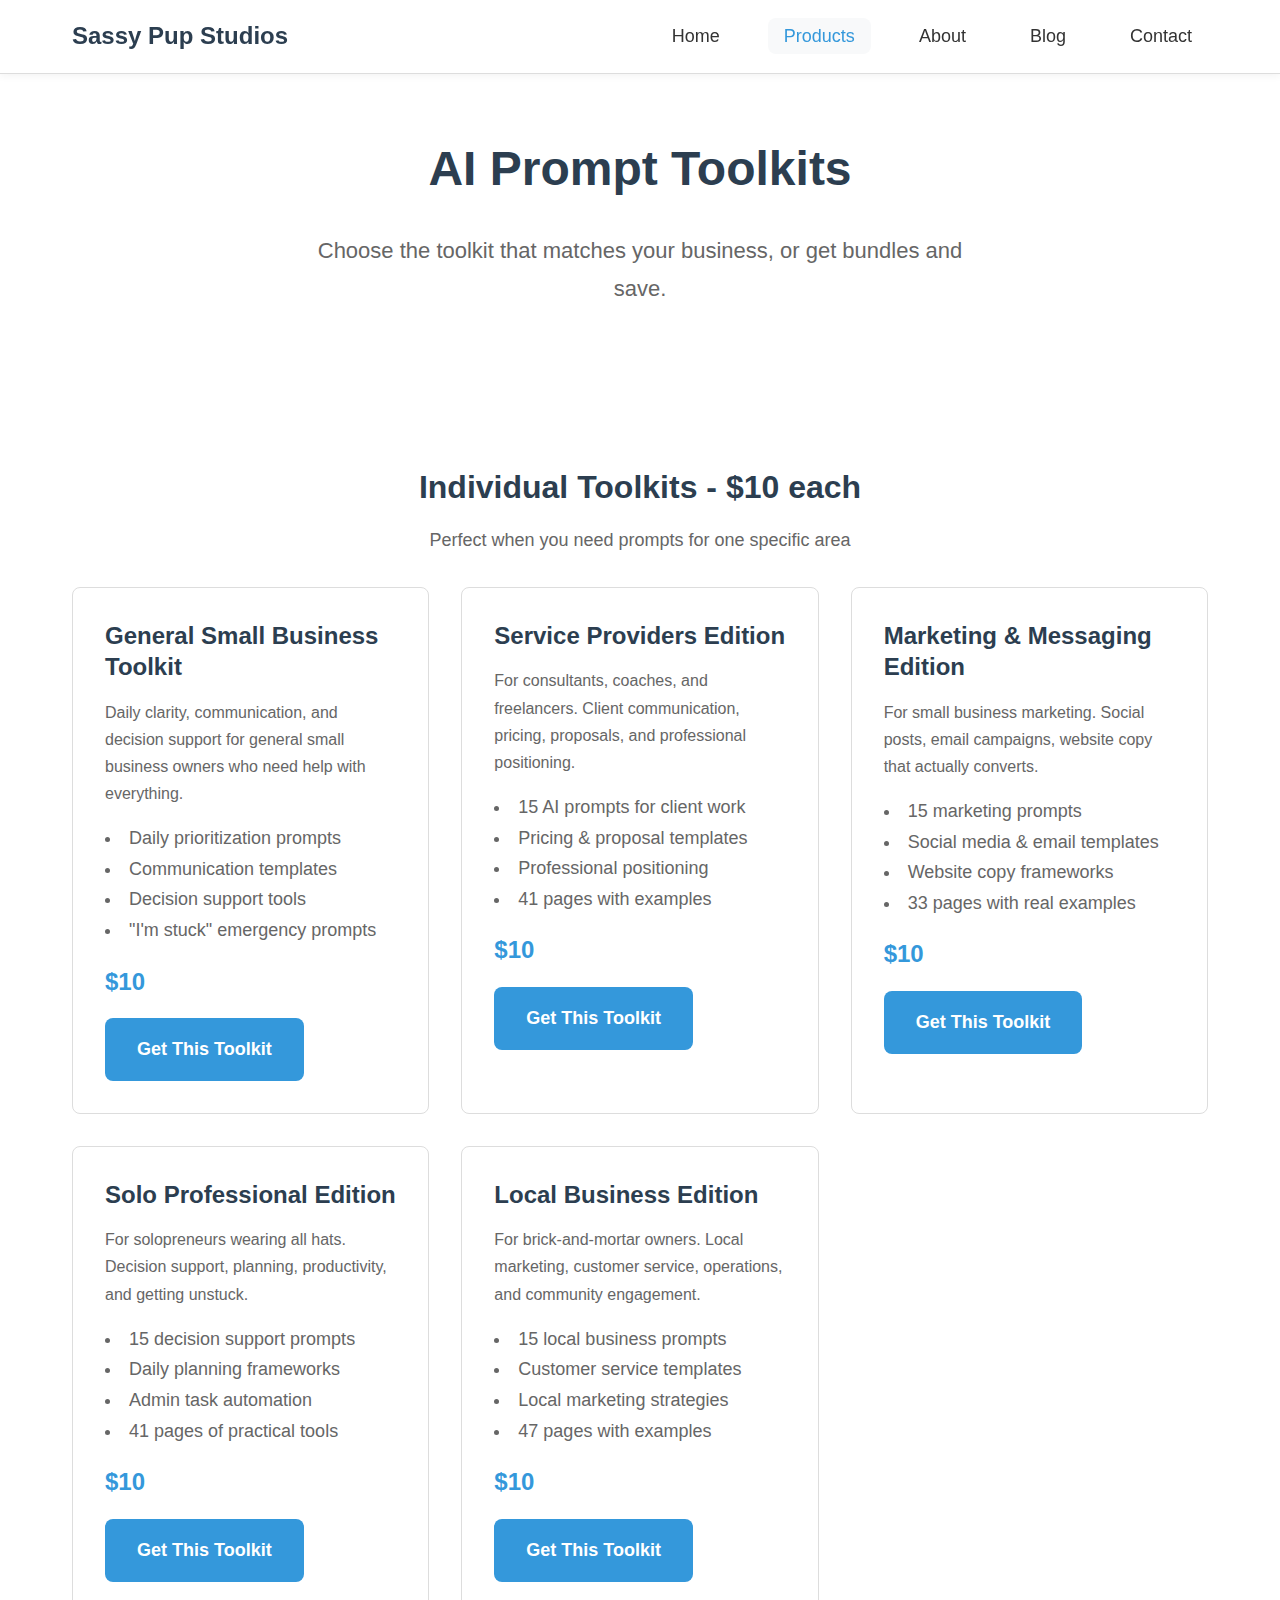
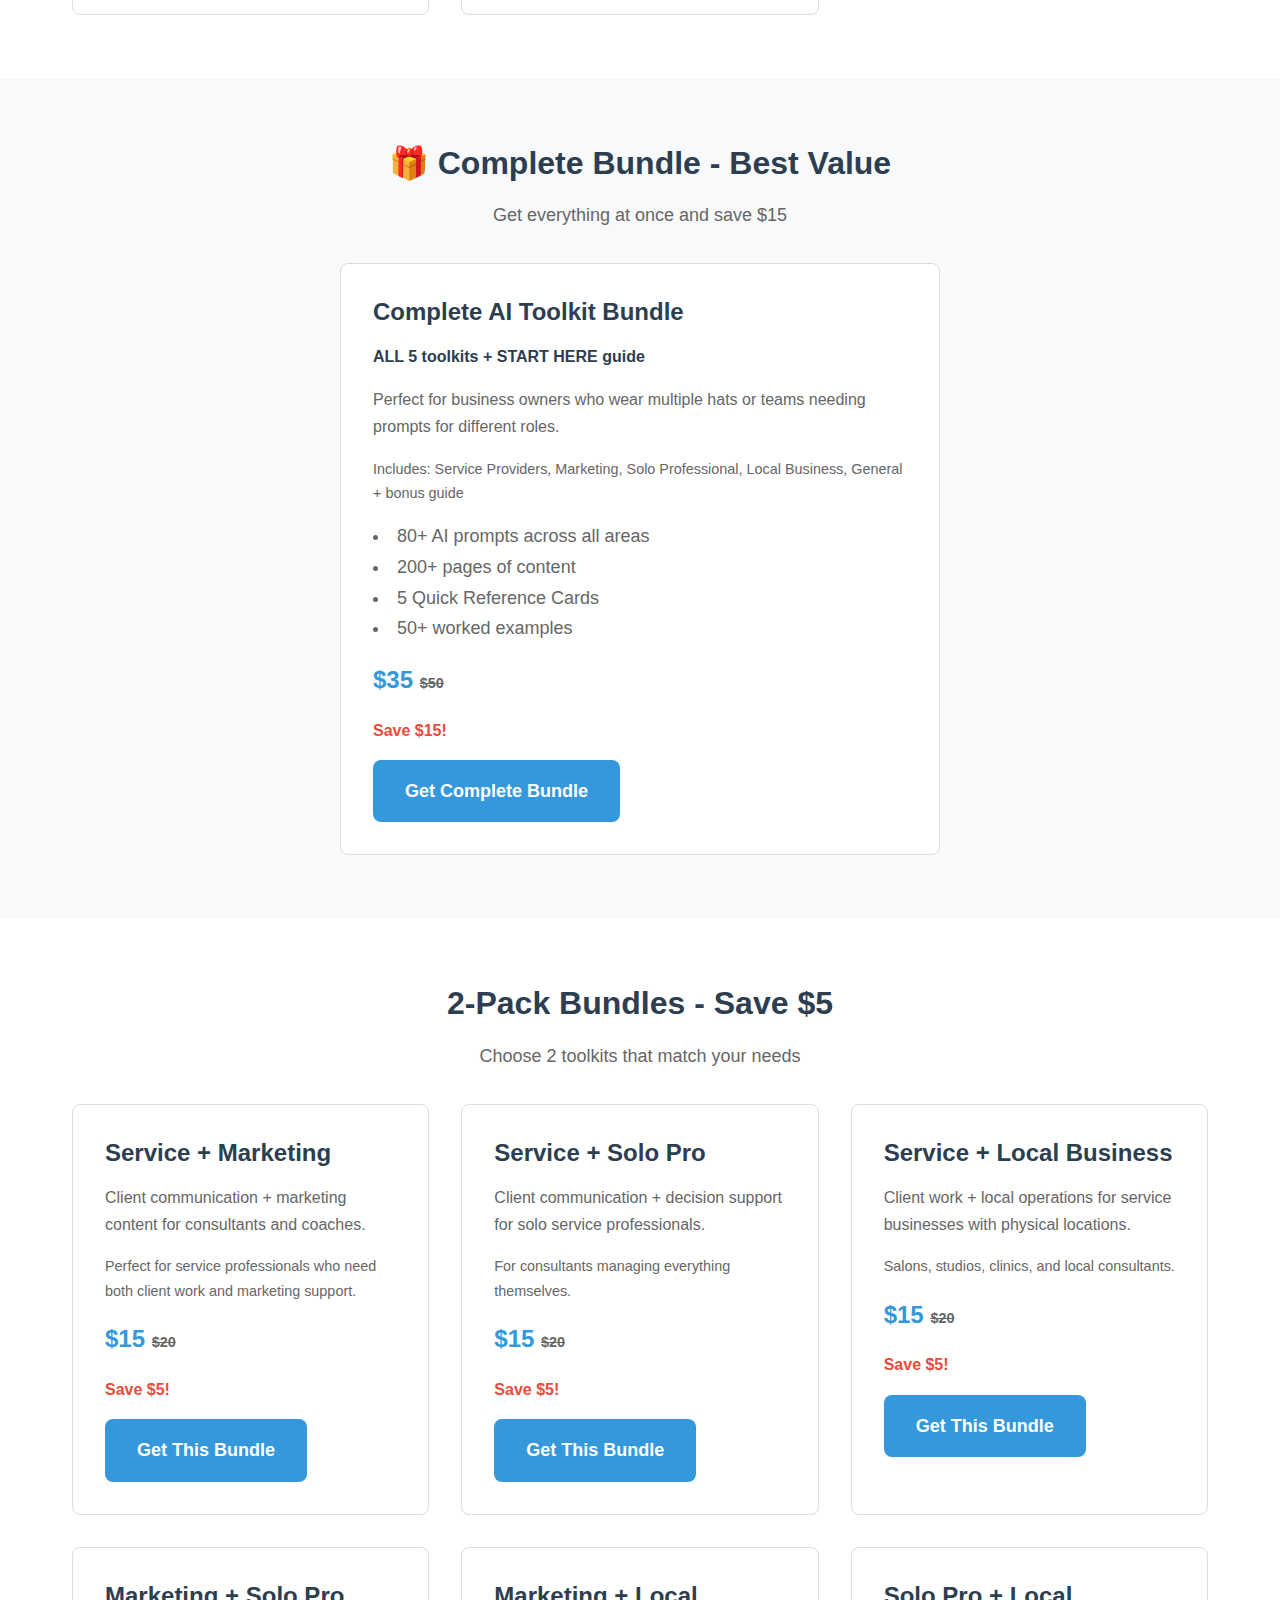
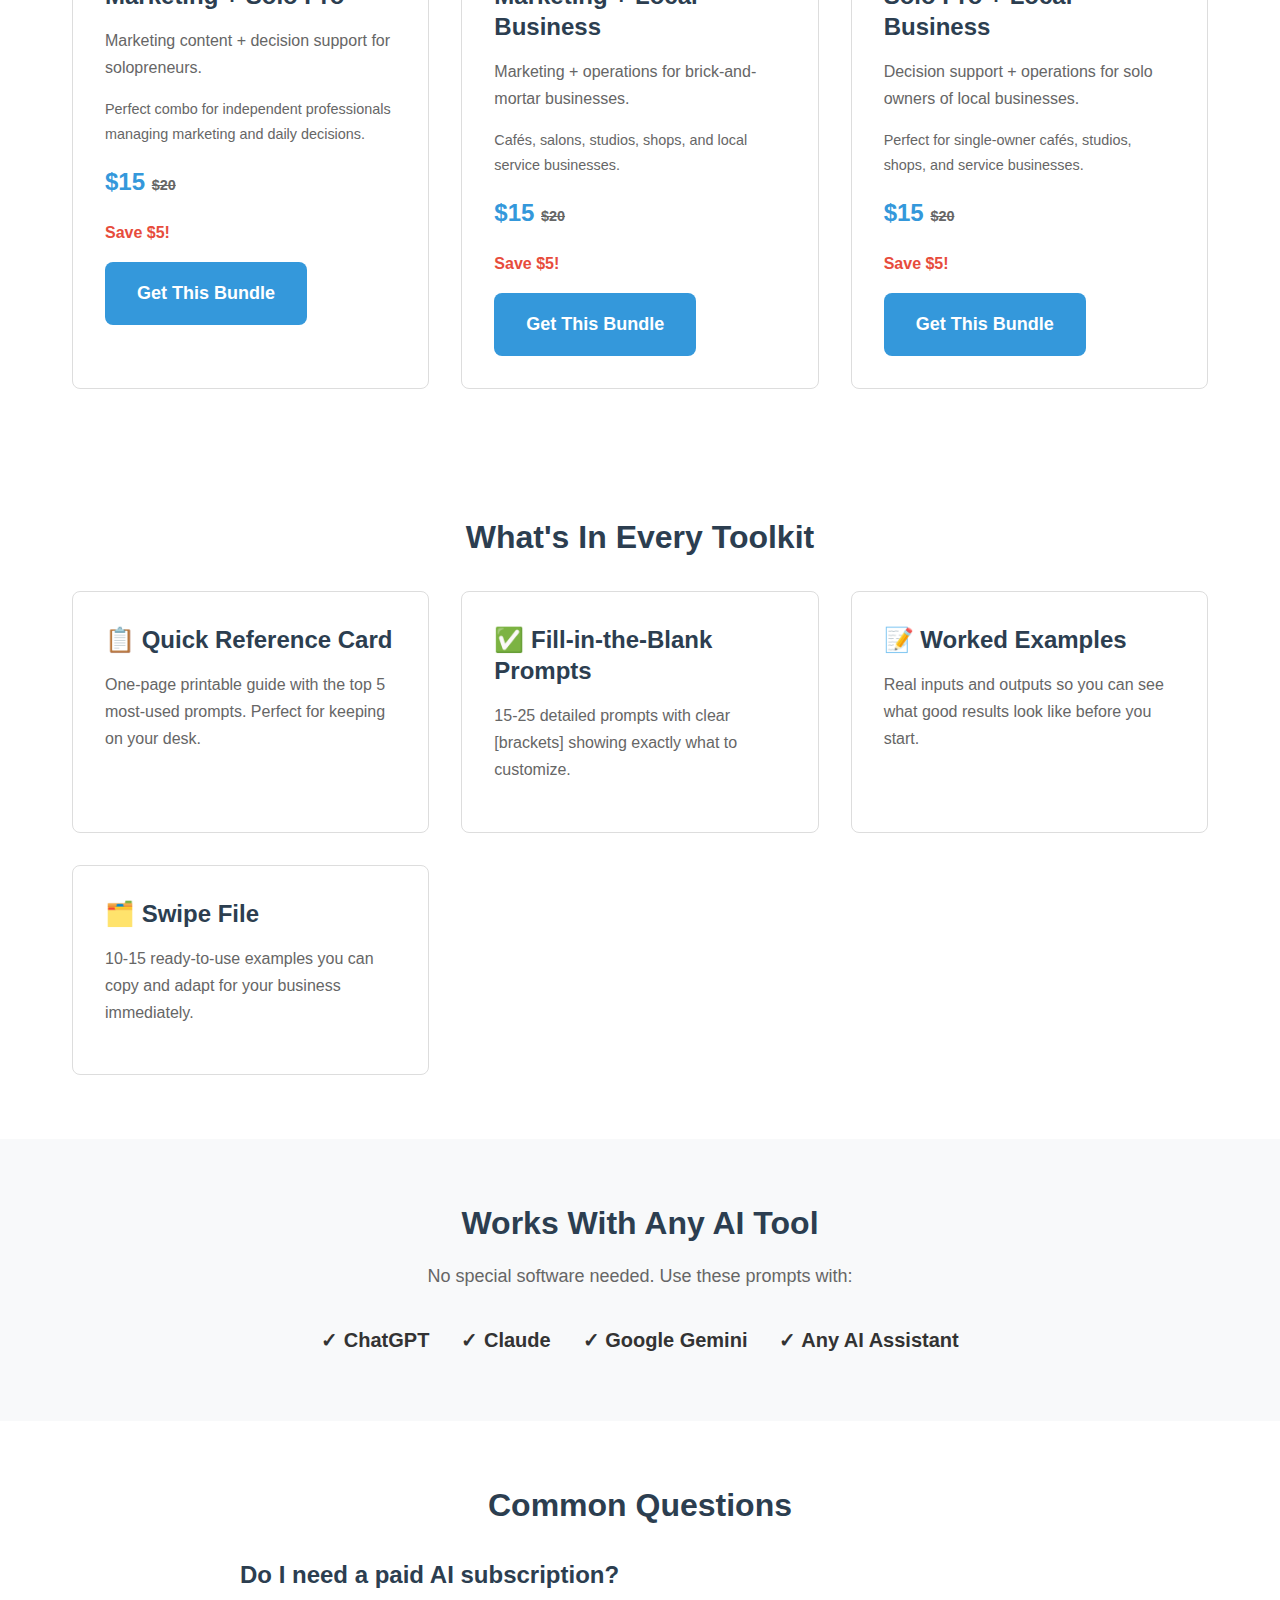
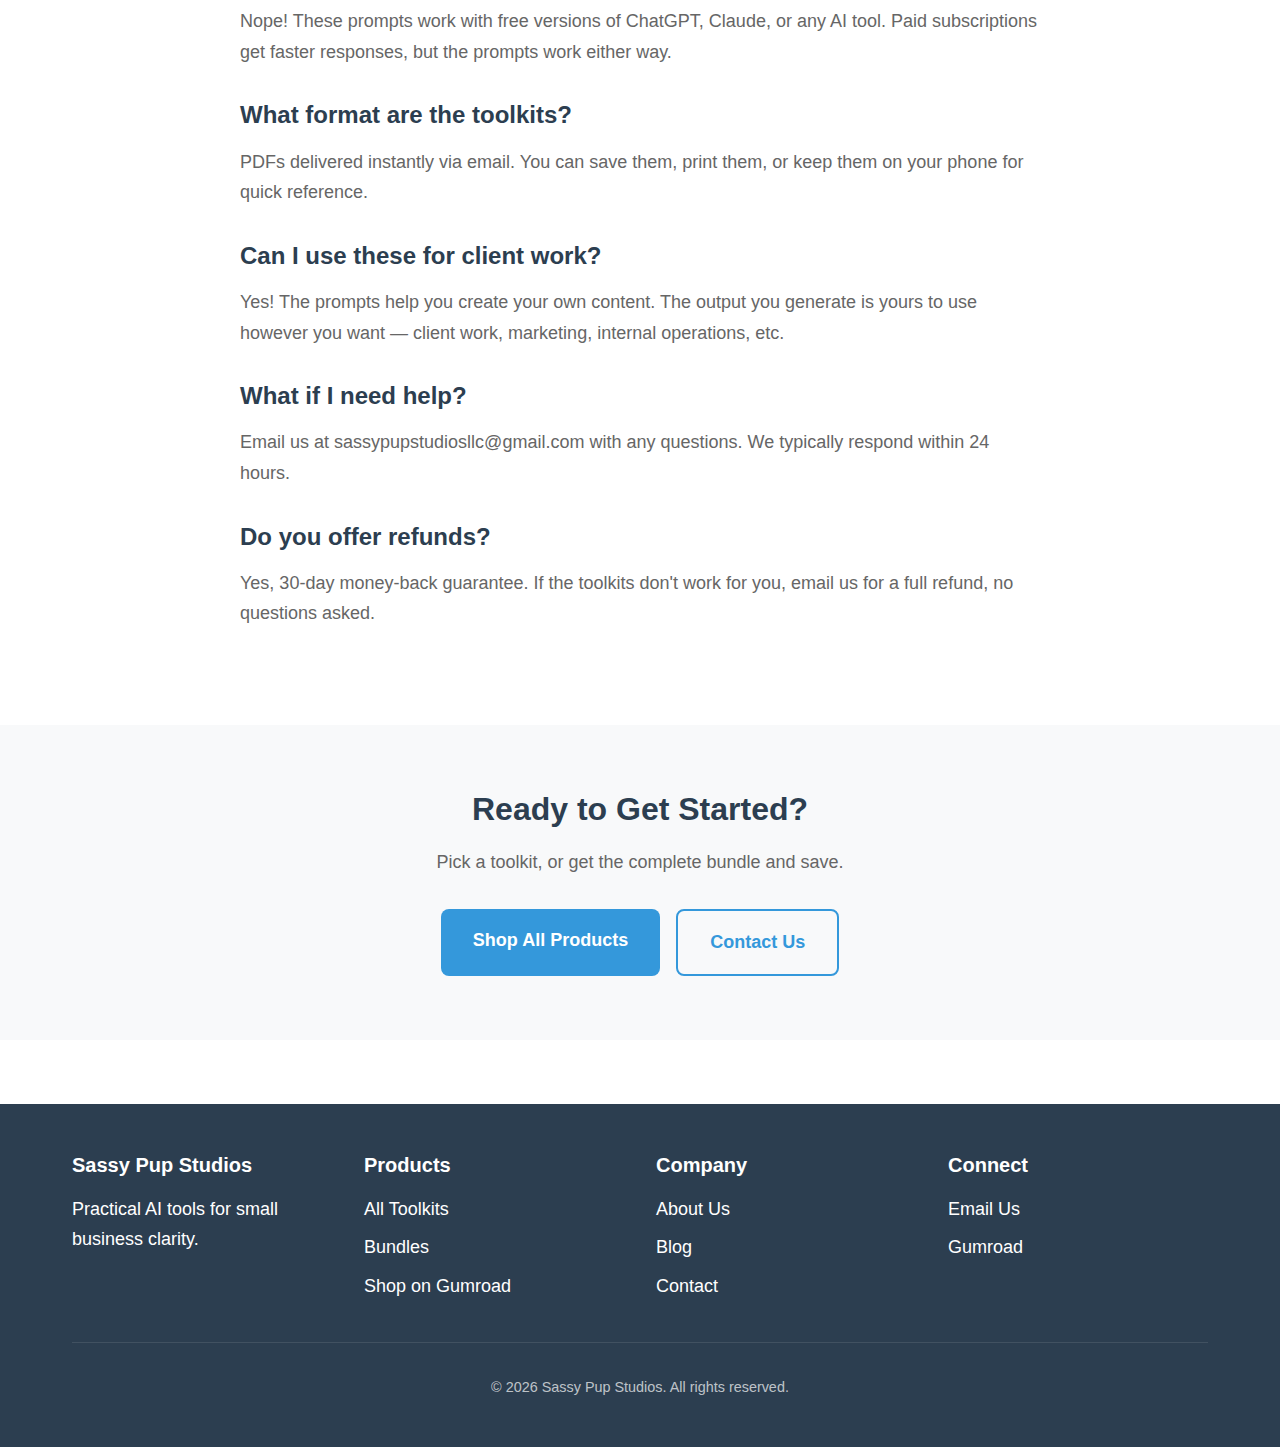
<file: products.html>
<!DOCTYPE html>
<html lang="en">
<head>
    <meta charset="UTF-8">
    <meta name="viewport" content="width=device-width, initial-scale=1.0">

    <!-- Primary Meta Tags -->
    <title>AI Prompt Toolkits & Bundles - Sassy Pup Studios</title>
    <meta name="title" content="AI Prompt Toolkits & Bundles - Sassy Pup Studios">
    <meta name="description" content="Browse 5 AI prompt toolkits ($10 each) and money-saving bundles. For service providers, marketers, solo pros, and local businesses. Works with ChatGPT, Claude, Gemini.">
    <meta name="keywords" content="AI prompts, ChatGPT prompts bundle, business AI tools, prompt toolkit, service provider prompts, marketing prompts, solopreneur tools">
    <meta name="author" content="Sassy Pup Studios">
    <link rel="canonical" href="https://www.sassypupstudios.com/products.html">

    <!-- Open Graph / Facebook -->
    <meta property="og:type" content="website">
    <meta property="og:url" content="https://www.sassypupstudios.com/products.html">
    <meta property="og:title" content="AI Prompt Toolkits & Bundles - Sassy Pup Studios">
    <meta property="og:description" content="Browse 5 AI prompt toolkits ($10 each) and money-saving bundles. For service providers, marketers, solo pros, and local businesses.">
    <meta property="og:site_name" content="Sassy Pup Studios">

    <!-- Twitter -->
    <meta property="twitter:card" content="summary_large_image">
    <meta property="twitter:url" content="https://www.sassypupstudios.com/products.html">
    <meta property="twitter:title" content="AI Prompt Toolkits & Bundles - Sassy Pup Studios">
    <meta property="twitter:description" content="Browse 5 AI prompt toolkits ($10 each) and money-saving bundles. For service providers, marketers, solo pros, and local businesses.">

    <!-- Schema.org Product Catalog -->
    <script type="application/ld+json">
    {
      "@context": "https://schema.org",
      "@type": "CollectionPage",
      "name": "AI Prompt Toolkits",
      "description": "Complete collection of AI prompt toolkits for small business owners",
      "url": "https://www.sassypupstudios.com/products.html"
    }
    </script>

    <link rel="stylesheet" href="css/style.css">
</head>
<body>
    <!-- Header & Navigation -->
    <header>
        <div class="container">
            <nav>
                <div class="logo">Sassy Pup Studios</div>
                <div class="menu-toggle" onclick="toggleMenu()">
                    <span></span>
                    <span></span>
                    <span></span>
                </div>
                <ul class="nav-links" id="navLinks">
                    <li><a href="index.html">Home</a></li>
                    <li><a href="products.html" class="active">Products</a></li>
                    <li><a href="about.html">About</a></li>
                    <li><a href="blog.html">Blog</a></li>
                    <li><a href="contact.html">Contact</a></li>
                </ul>
            </nav>
        </div>
    </header>

    <!-- Page Hero -->
    <section class="hero">
        <div class="container">
            <h1>AI Prompt Toolkits</h1>
            <p>Choose the toolkit that matches your business, or get bundles and save.</p>
        </div>
    </section>

    <!-- Single Toolkits Section -->
    <section class="section">
        <div class="container">
            <h2 class="text-center">Individual Toolkits - $10 each</h2>
            <p class="text-center text-light mb-2">Perfect when you need prompts for one specific area</p>

            <div class="card-grid">
                <div class="card">
                    <h3>General Small Business Toolkit</h3>
                    <p>Daily clarity, communication, and decision support for general small business owners who need help with everything.</p>
                    <ul style="list-style-position: inside; margin: 1rem 0; color: var(--text-light);">
                        <li>Daily prioritization prompts</li>
                        <li>Communication templates</li>
                        <li>Decision support tools</li>
                        <li>"I'm stuck" emergency prompts</li>
                    </ul>
                    <div class="price">$10</div>
                    <a href="https://sassypupstudios.gumroad.com/l/hrmjlb" class="btn btn-primary" target="_blank">Get This Toolkit</a>
                </div>

                <div class="card">
                    <h3>Service Providers Edition</h3>
                    <p>For consultants, coaches, and freelancers. Client communication, pricing, proposals, and professional positioning.</p>
                    <ul style="list-style-position: inside; margin: 1rem 0; color: var(--text-light);">
                        <li>15 AI prompts for client work</li>
                        <li>Pricing & proposal templates</li>
                        <li>Professional positioning</li>
                        <li>41 pages with examples</li>
                    </ul>
                    <div class="price">$10</div>
                    <a href="https://sassypupstudios.gumroad.com/l/obtpsi" class="btn btn-primary" target="_blank">Get This Toolkit</a>
                </div>

                <div class="card">
                    <h3>Marketing & Messaging Edition</h3>
                    <p>For small business marketing. Social posts, email campaigns, website copy that actually converts.</p>
                    <ul style="list-style-position: inside; margin: 1rem 0; color: var(--text-light);">
                        <li>15 marketing prompts</li>
                        <li>Social media & email templates</li>
                        <li>Website copy frameworks</li>
                        <li>33 pages with real examples</li>
                    </ul>
                    <div class="price">$10</div>
                    <a href="https://sassypupstudios.gumroad.com/l/jbjlh" class="btn btn-primary" target="_blank">Get This Toolkit</a>
                </div>

                <div class="card">
                    <h3>Solo Professional Edition</h3>
                    <p>For solopreneurs wearing all hats. Decision support, planning, productivity, and getting unstuck.</p>
                    <ul style="list-style-position: inside; margin: 1rem 0; color: var(--text-light);">
                        <li>15 decision support prompts</li>
                        <li>Daily planning frameworks</li>
                        <li>Admin task automation</li>
                        <li>41 pages of practical tools</li>
                    </ul>
                    <div class="price">$10</div>
                    <a href="https://sassypupstudios.gumroad.com/l/rlbmly" class="btn btn-primary" target="_blank">Get This Toolkit</a>
                </div>

                <div class="card">
                    <h3>Local Business Edition</h3>
                    <p>For brick-and-mortar owners. Local marketing, customer service, operations, and community engagement.</p>
                    <ul style="list-style-position: inside; margin: 1rem 0; color: var(--text-light);">
                        <li>15 local business prompts</li>
                        <li>Customer service templates</li>
                        <li>Local marketing strategies</li>
                        <li>47 pages with examples</li>
                    </ul>
                    <div class="price">$10</div>
                    <a href="https://sassypupstudios.gumroad.com/l/goqnh" class="btn btn-primary" target="_blank">Get This Toolkit</a>
                </div>
            </div>
        </div>
    </section>

    <!-- Complete Bundle Section -->
    <section class="section section-bg" id="bundles">
        <div class="container">
            <h2 class="text-center">🎁 Complete Bundle - Best Value</h2>
            <p class="text-center text-light mb-2">Get everything at once and save $15</p>

            <div style="max-width: 600px; margin: 0 auto;">
                <div class="card">
                    <h3>Complete AI Toolkit Bundle</h3>
                    <p><strong>ALL 5 toolkits + START HERE guide</strong></p>
                    <p>Perfect for business owners who wear multiple hats or teams needing prompts for different roles.</p>
                    <p class="text-light" style="font-size: 0.9rem;">Includes: Service Providers, Marketing, Solo Professional, Local Business, General + bonus guide</p>
                    <ul style="list-style-position: inside; margin: 1rem 0; color: var(--text-light);">
                        <li>80+ AI prompts across all areas</li>
                        <li>200+ pages of content</li>
                        <li>5 Quick Reference Cards</li>
                        <li>50+ worked examples</li>
                    </ul>
                    <div class="price">$35 <span style="font-size: 0.9rem; color: var(--text-light); text-decoration: line-through;">$50</span></div>
                    <p style="color: var(--accent-color); font-weight: 600; margin-bottom: 1rem;">Save $15!</p>
                    <a href="https://sassypupstudios.gumroad.com/l/nmeeth" class="btn btn-primary" target="_blank">Get Complete Bundle</a>
                </div>
            </div>
        </div>
    </section>

    <!-- 2-Pack Bundles Section -->
    <section class="section">
        <div class="container">
            <h2 class="text-center">2-Pack Bundles - Save $5</h2>
            <p class="text-center text-light mb-2">Choose 2 toolkits that match your needs</p>

            <div class="card-grid">
                <div class="card">
                    <h3>Service + Marketing</h3>
                    <p>Client communication + marketing content for consultants and coaches.</p>
                    <p class="text-light" style="font-size: 0.9rem;">Perfect for service professionals who need both client work and marketing support.</p>
                    <div class="price">$15 <span style="font-size: 0.9rem; color: var(--text-light); text-decoration: line-through;">$20</span></div>
                    <p style="color: var(--accent-color); font-weight: 600;">Save $5!</p>
                    <a href="https://sassypupstudios.gumroad.com/l/ulwzzz" class="btn btn-primary" target="_blank">Get This Bundle</a>
                </div>

                <div class="card">
                    <h3>Service + Solo Pro</h3>
                    <p>Client communication + decision support for solo service professionals.</p>
                    <p class="text-light" style="font-size: 0.9rem;">For consultants managing everything themselves.</p>
                    <div class="price">$15 <span style="font-size: 0.9rem; color: var(--text-light); text-decoration: line-through;">$20</span></div>
                    <p style="color: var(--accent-color); font-weight: 600;">Save $5!</p>
                    <a href="https://sassypupstudios.gumroad.com/l/qzkpco" class="btn btn-primary" target="_blank">Get This Bundle</a>
                </div>

                <div class="card">
                    <h3>Service + Local Business</h3>
                    <p>Client work + local operations for service businesses with physical locations.</p>
                    <p class="text-light" style="font-size: 0.9rem;">Salons, studios, clinics, and local consultants.</p>
                    <div class="price">$15 <span style="font-size: 0.9rem; color: var(--text-light); text-decoration: line-through;">$20</span></div>
                    <p style="color: var(--accent-color); font-weight: 600;">Save $5!</p>
                    <a href="https://sassypupstudios.gumroad.com/l/viungm" class="btn btn-primary" target="_blank">Get This Bundle</a>
                </div>

                <div class="card">
                    <h3>Marketing + Solo Pro</h3>
                    <p>Marketing content + decision support for solopreneurs.</p>
                    <p class="text-light" style="font-size: 0.9rem;">Perfect combo for independent professionals managing marketing and daily decisions.</p>
                    <div class="price">$15 <span style="font-size: 0.9rem; color: var(--text-light); text-decoration: line-through;">$20</span></div>
                    <p style="color: var(--accent-color); font-weight: 600;">Save $5!</p>
                    <a href="https://sassypupstudios.gumroad.com/l/stgfb" class="btn btn-primary" target="_blank">Get This Bundle</a>
                </div>

                <div class="card">
                    <h3>Marketing + Local Business</h3>
                    <p>Marketing + operations for brick-and-mortar businesses.</p>
                    <p class="text-light" style="font-size: 0.9rem;">Cafés, salons, studios, shops, and local service businesses.</p>
                    <div class="price">$15 <span style="font-size: 0.9rem; color: var(--text-light); text-decoration: line-through;">$20</span></div>
                    <p style="color: var(--accent-color); font-weight: 600;">Save $5!</p>
                    <a href="https://sassypupstudios.gumroad.com/l/hwpwgg" class="btn btn-primary" target="_blank">Get This Bundle</a>
                </div>

                <div class="card">
                    <h3>Solo Pro + Local Business</h3>
                    <p>Decision support + operations for solo owners of local businesses.</p>
                    <p class="text-light" style="font-size: 0.9rem;">Perfect for single-owner cafés, studios, shops, and service businesses.</p>
                    <div class="price">$15 <span style="font-size: 0.9rem; color: var(--text-light); text-decoration: line-through;">$20</span></div>
                    <p style="color: var(--accent-color); font-weight: 600;">Save $5!</p>
                    <a href="https://sassypupstudios.gumroad.com/l/fexhmb" class="btn btn-primary" target="_blank">Get This Bundle</a>
                </div>
            </div>
        </div>
    </section>

    <!-- What's Included Section -->
    <section class="section">
        <div class="container">
            <h2 class="text-center">What's In Every Toolkit</h2>

            <div class="card-grid">
                <div class="card">
                    <h3>📋 Quick Reference Card</h3>
                    <p>One-page printable guide with the top 5 most-used prompts. Perfect for keeping on your desk.</p>
                </div>
                <div class="card">
                    <h3>✅ Fill-in-the-Blank Prompts</h3>
                    <p>15-25 detailed prompts with clear [brackets] showing exactly what to customize.</p>
                </div>
                <div class="card">
                    <h3>📝 Worked Examples</h3>
                    <p>Real inputs and outputs so you can see what good results look like before you start.</p>
                </div>
                <div class="card">
                    <h3>🗂️ Swipe File</h3>
                    <p>10-15 ready-to-use examples you can copy and adapt for your business immediately.</p>
                </div>
            </div>
        </div>
    </section>

    <!-- Works With Section -->
    <section class="section section-bg">
        <div class="container text-center">
            <h2>Works With Any AI Tool</h2>
            <p class="text-light mb-2">No special software needed. Use these prompts with:</p>
            <div style="display: flex; justify-content: center; gap: 2rem; flex-wrap: wrap; margin-top: 2rem; font-size: 1.25rem; font-weight: 600;">
                <div>✓ ChatGPT</div>
                <div>✓ Claude</div>
                <div>✓ Google Gemini</div>
                <div>✓ Any AI Assistant</div>
            </div>
        </div>
    </section>

    <!-- FAQ Section -->
    <section class="section">
        <div class="container">
            <h2 class="text-center">Common Questions</h2>

            <div style="max-width: 800px; margin: 2rem auto;">
                <div style="margin-bottom: 2rem;">
                    <h3>Do I need a paid AI subscription?</h3>
                    <p class="text-light">Nope! These prompts work with free versions of ChatGPT, Claude, or any AI tool. Paid subscriptions get faster responses, but the prompts work either way.</p>
                </div>

                <div style="margin-bottom: 2rem;">
                    <h3>What format are the toolkits?</h3>
                    <p class="text-light">PDFs delivered instantly via email. You can save them, print them, or keep them on your phone for quick reference.</p>
                </div>

                <div style="margin-bottom: 2rem;">
                    <h3>Can I use these for client work?</h3>
                    <p class="text-light">Yes! The prompts help you create your own content. The output you generate is yours to use however you want — client work, marketing, internal operations, etc.</p>
                </div>

                <div style="margin-bottom: 2rem;">
                    <h3>What if I need help?</h3>
                    <p class="text-light">Email us at sassypupstudiosllc@gmail.com with any questions. We typically respond within 24 hours.</p>
                </div>

                <div style="margin-bottom: 2rem;">
                    <h3>Do you offer refunds?</h3>
                    <p class="text-light">Yes, 30-day money-back guarantee. If the toolkits don't work for you, email us for a full refund, no questions asked.</p>
                </div>
            </div>
        </div>
    </section>

    <!-- CTA Section -->
    <section class="section section-bg">
        <div class="container text-center">
            <h2>Ready to Get Started?</h2>
            <p class="text-light">Pick a toolkit, or get the complete bundle and save.</p>
            <div class="btn-group mt-2">
                <a href="https://sassypupstudios.gumroad.com" class="btn btn-primary" target="_blank">Shop All Products</a>
                <a href="contact.html" class="btn btn-secondary">Contact Us</a>
            </div>
        </div>
    </section>

    <!-- Footer -->
    <footer>
        <div class="container">
            <div class="footer-content">
                <div class="footer-section">
                    <h4>Sassy Pup Studios</h4>
                    <p>Practical AI tools for small business clarity.</p>
                </div>
                <div class="footer-section">
                    <h4>Products</h4>
                    <ul>
                        <li><a href="products.html">All Toolkits</a></li>
                        <li><a href="products.html#bundles">Bundles</a></li>
                        <li><a href="https://sassypupstudios.gumroad.com" target="_blank">Shop on Gumroad</a></li>
                    </ul>
                </div>
                <div class="footer-section">
                    <h4>Company</h4>
                    <ul>
                        <li><a href="about.html">About Us</a></li>
                        <li><a href="blog.html">Blog</a></li>
                        <li><a href="contact.html">Contact</a></li>
                    </ul>
                </div>
                <div class="footer-section">
                    <h4>Connect</h4>
                    <ul>
                        <li><a href="mailto:sassypupstudiosllc@gmail.com">Email Us</a></li>
                        <li><a href="https://sassypupstudios.gumroad.com" target="_blank">Gumroad</a></li>
                    </ul>
                </div>
            </div>
            <div class="footer-bottom">
                <p>&copy; 2026 Sassy Pup Studios. All rights reserved.</p>
            </div>
        </div>
    </footer>

    <!-- JavaScript -->
    <script src="js/main.js"></script>
</body>
</html>
</file>
<file: css/style.css>
/* Sassy Pup Studios - Website Styles */

/* ===== CSS VARIABLES ===== */
:root {
  /* Colors */
  --primary-color: #2c3e50;
  --secondary-color: #3498db;
  --accent-color: #e74c3c;
  --text-color: #333;
  --text-light: #666;
  --bg-color: #ffffff;
  --bg-light: #f8f9fa;
  --border-color: #ddd;

  /* Typography */
  --font-main: -apple-system, BlinkMacSystemFont, "Segoe UI", Roboto, "Helvetica Neue", Arial, sans-serif;
  --font-heading: "Helvetica Neue", Arial, sans-serif;

  /* Spacing */
  --spacing-xs: 0.5rem;
  --spacing-sm: 1rem;
  --spacing-md: 2rem;
  --spacing-lg: 3rem;
  --spacing-xl: 4rem;

  /* Layout */
  --max-width: 1200px;
  --border-radius: 8px;
}

/* ===== RESET & BASE ===== */
* {
  margin: 0;
  padding: 0;
  box-sizing: border-box;
}

html {
  font-size: 16px;
  scroll-behavior: smooth;
}

body {
  font-family: var(--font-main);
  font-size: 1.125rem;
  line-height: 1.7;
  color: var(--text-color);
  background-color: var(--bg-color);
}

/* ===== TYPOGRAPHY ===== */
h1, h2, h3, h4, h5, h6 {
  font-family: var(--font-heading);
  font-weight: 700;
  line-height: 1.3;
  margin-bottom: var(--spacing-sm);
  color: var(--primary-color);
}

h1 { font-size: 2.5rem; }
h2 { font-size: 2rem; }
h3 { font-size: 1.5rem; }
h4 { font-size: 1.25rem; }

p {
  margin-bottom: var(--spacing-sm);
}

a {
  color: var(--secondary-color);
  text-decoration: none;
  transition: color 0.3s ease;
}

a:hover {
  color: var(--primary-color);
}

strong {
  font-weight: 600;
  color: var(--primary-color);
}

/* ===== LAYOUT ===== */
.container {
  max-width: var(--max-width);
  margin: 0 auto;
  padding: 0 var(--spacing-md);
}

.section {
  padding: var(--spacing-xl) 0;
}

.section-bg {
  background-color: var(--bg-light);
}

/* ===== HEADER & NAVIGATION ===== */
header {
  background-color: var(--bg-color);
  border-bottom: 1px solid var(--border-color);
  position: sticky;
  top: 0;
  z-index: 100;
  box-shadow: 0 2px 8px rgba(0,0,0,0.05);
}

nav {
  display: flex;
  justify-content: space-between;
  align-items: center;
  padding: var(--spacing-sm) 0;
}

.logo {
  font-size: 1.5rem;
  font-weight: 700;
  color: var(--primary-color);
}

.nav-links {
  display: flex;
  gap: var(--spacing-md);
  list-style: none;
}

.nav-links a {
  color: var(--text-color);
  font-weight: 500;
  padding: var(--spacing-xs) var(--spacing-sm);
  border-radius: var(--border-radius);
  transition: background-color 0.3s ease;
}

.nav-links a:hover,
.nav-links a.active {
  background-color: var(--bg-light);
  color: var(--secondary-color);
}

/* Mobile menu toggle (hidden by default) */
.menu-toggle {
  display: none;
  flex-direction: column;
  gap: 4px;
  cursor: pointer;
}

.menu-toggle span {
  width: 25px;
  height: 3px;
  background-color: var(--primary-color);
  border-radius: 2px;
}

/* ===== HERO SECTION ===== */
.hero {
  text-align: center;
  padding: var(--spacing-xl) 0;
}

.hero h1 {
  font-size: 3rem;
  margin-bottom: var(--spacing-md);
}

.hero p {
  font-size: 1.375rem;
  color: var(--text-light);
  max-width: 700px;
  margin: 0 auto var(--spacing-md);
}

/* ===== BUTTONS ===== */
.btn {
  display: inline-block;
  padding: var(--spacing-sm) var(--spacing-md);
  font-size: 1.125rem;
  font-weight: 600;
  text-align: center;
  border-radius: var(--border-radius);
  cursor: pointer;
  transition: all 0.3s ease;
  border: none;
  text-decoration: none;
}

.btn-primary {
  background-color: var(--secondary-color);
  color: white;
}

.btn-primary:hover {
  background-color: #2980b9;
  transform: translateY(-2px);
  box-shadow: 0 4px 12px rgba(52, 152, 219, 0.3);
}

.btn-secondary {
  background-color: transparent;
  color: var(--secondary-color);
  border: 2px solid var(--secondary-color);
}

.btn-secondary:hover {
  background-color: var(--secondary-color);
  color: white;
}

.btn-group {
  display: flex;
  gap: var(--spacing-sm);
  justify-content: center;
  flex-wrap: wrap;
}

/* ===== CARDS ===== */
.card-grid {
  display: grid;
  grid-template-columns: repeat(auto-fit, minmax(300px, 1fr));
  gap: var(--spacing-md);
  margin-top: var(--spacing-md);
}

.card {
  background-color: var(--bg-color);
  border: 1px solid var(--border-color);
  border-radius: var(--border-radius);
  padding: var(--spacing-md);
  transition: all 0.3s ease;
}

.card:hover {
  box-shadow: 0 8px 24px rgba(0,0,0,0.1);
  transform: translateY(-4px);
}

.card h3 {
  color: var(--primary-color);
  margin-bottom: var(--spacing-sm);
}

.card p {
  color: var(--text-light);
  font-size: 1rem;
}

.card .price {
  font-size: 1.5rem;
  font-weight: 700;
  color: var(--secondary-color);
  margin: var(--spacing-sm) 0;
}

/* ===== FOOTER ===== */
footer {
  background-color: var(--primary-color);
  color: white;
  padding: var(--spacing-lg) 0 var(--spacing-md);
  margin-top: var(--spacing-xl);
}

footer a {
  color: white;
}

footer a:hover {
  color: var(--secondary-color);
}

.footer-content {
  display: grid;
  grid-template-columns: repeat(auto-fit, minmax(250px, 1fr));
  gap: var(--spacing-md);
  margin-bottom: var(--spacing-md);
}

.footer-section h4 {
  color: white;
  margin-bottom: var(--spacing-sm);
}

.footer-section ul {
  list-style: none;
}

.footer-section li {
  margin-bottom: var(--spacing-xs);
}

.footer-bottom {
  text-align: center;
  padding-top: var(--spacing-md);
  border-top: 1px solid rgba(255,255,255,0.1);
  color: rgba(255,255,255,0.7);
  font-size: 0.9rem;
}

/* ===== RESPONSIVE DESIGN ===== */
@media (max-width: 768px) {
  html {
    font-size: 14px;
  }

  .nav-links {
    display: none;
    position: absolute;
    top: 100%;
    left: 0;
    right: 0;
    background-color: var(--bg-color);
    flex-direction: column;
    padding: var(--spacing-md);
    border-bottom: 1px solid var(--border-color);
    box-shadow: 0 4px 8px rgba(0,0,0,0.1);
  }

  .nav-links.active {
    display: flex;
  }

  .menu-toggle {
    display: flex;
  }

  .hero h1 {
    font-size: 2rem;
  }

  .hero p {
    font-size: 1.125rem;
  }

  .btn-group {
    flex-direction: column;
    align-items: stretch;
  }

  .card-grid {
    grid-template-columns: 1fr;
  }
}

/* ===== UTILITY CLASSES ===== */
.text-center { text-align: center; }
.text-light { color: var(--text-light); }
.mt-0 { margin-top: 0; }
.mt-1 { margin-top: var(--spacing-sm); }
.mt-2 { margin-top: var(--spacing-md); }
.mb-0 { margin-bottom: 0; }
.mb-1 { margin-bottom: var(--spacing-sm); }
.mb-2 { margin-bottom: var(--spacing-md); }
</file>
